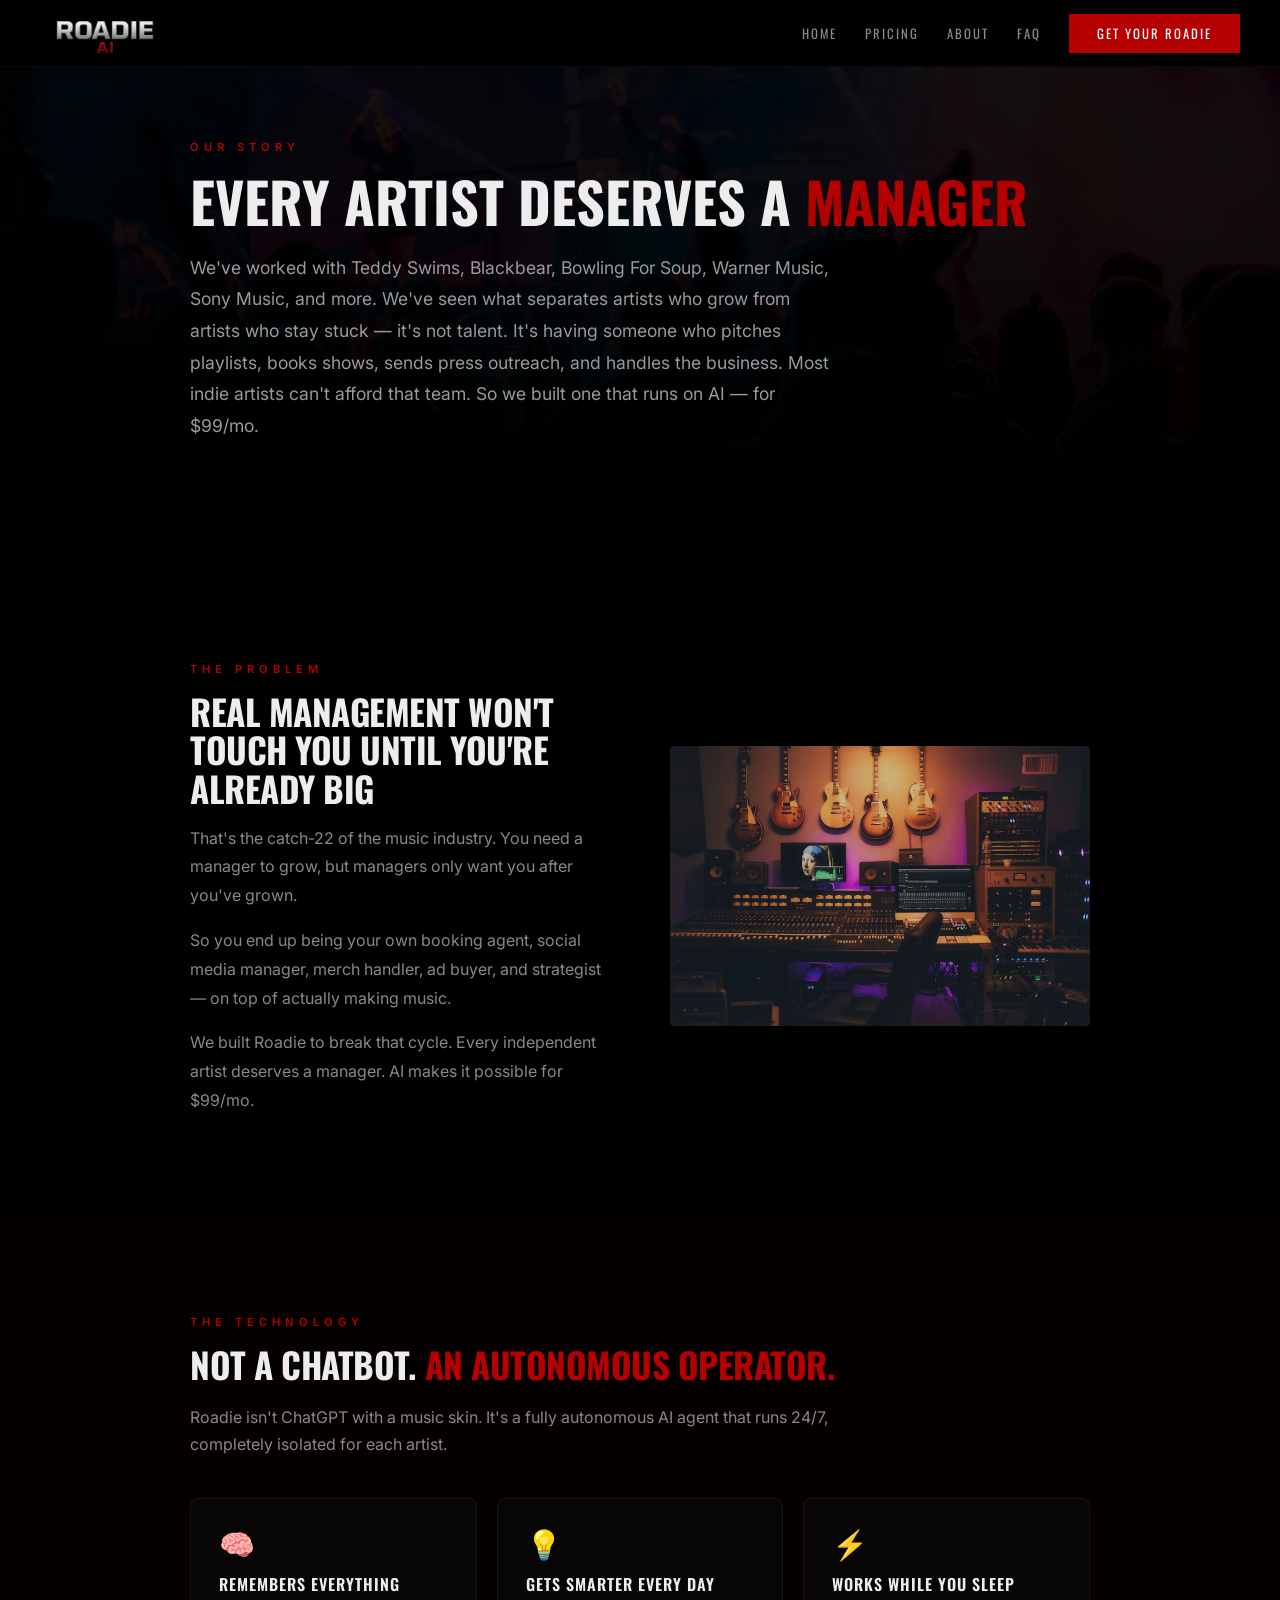
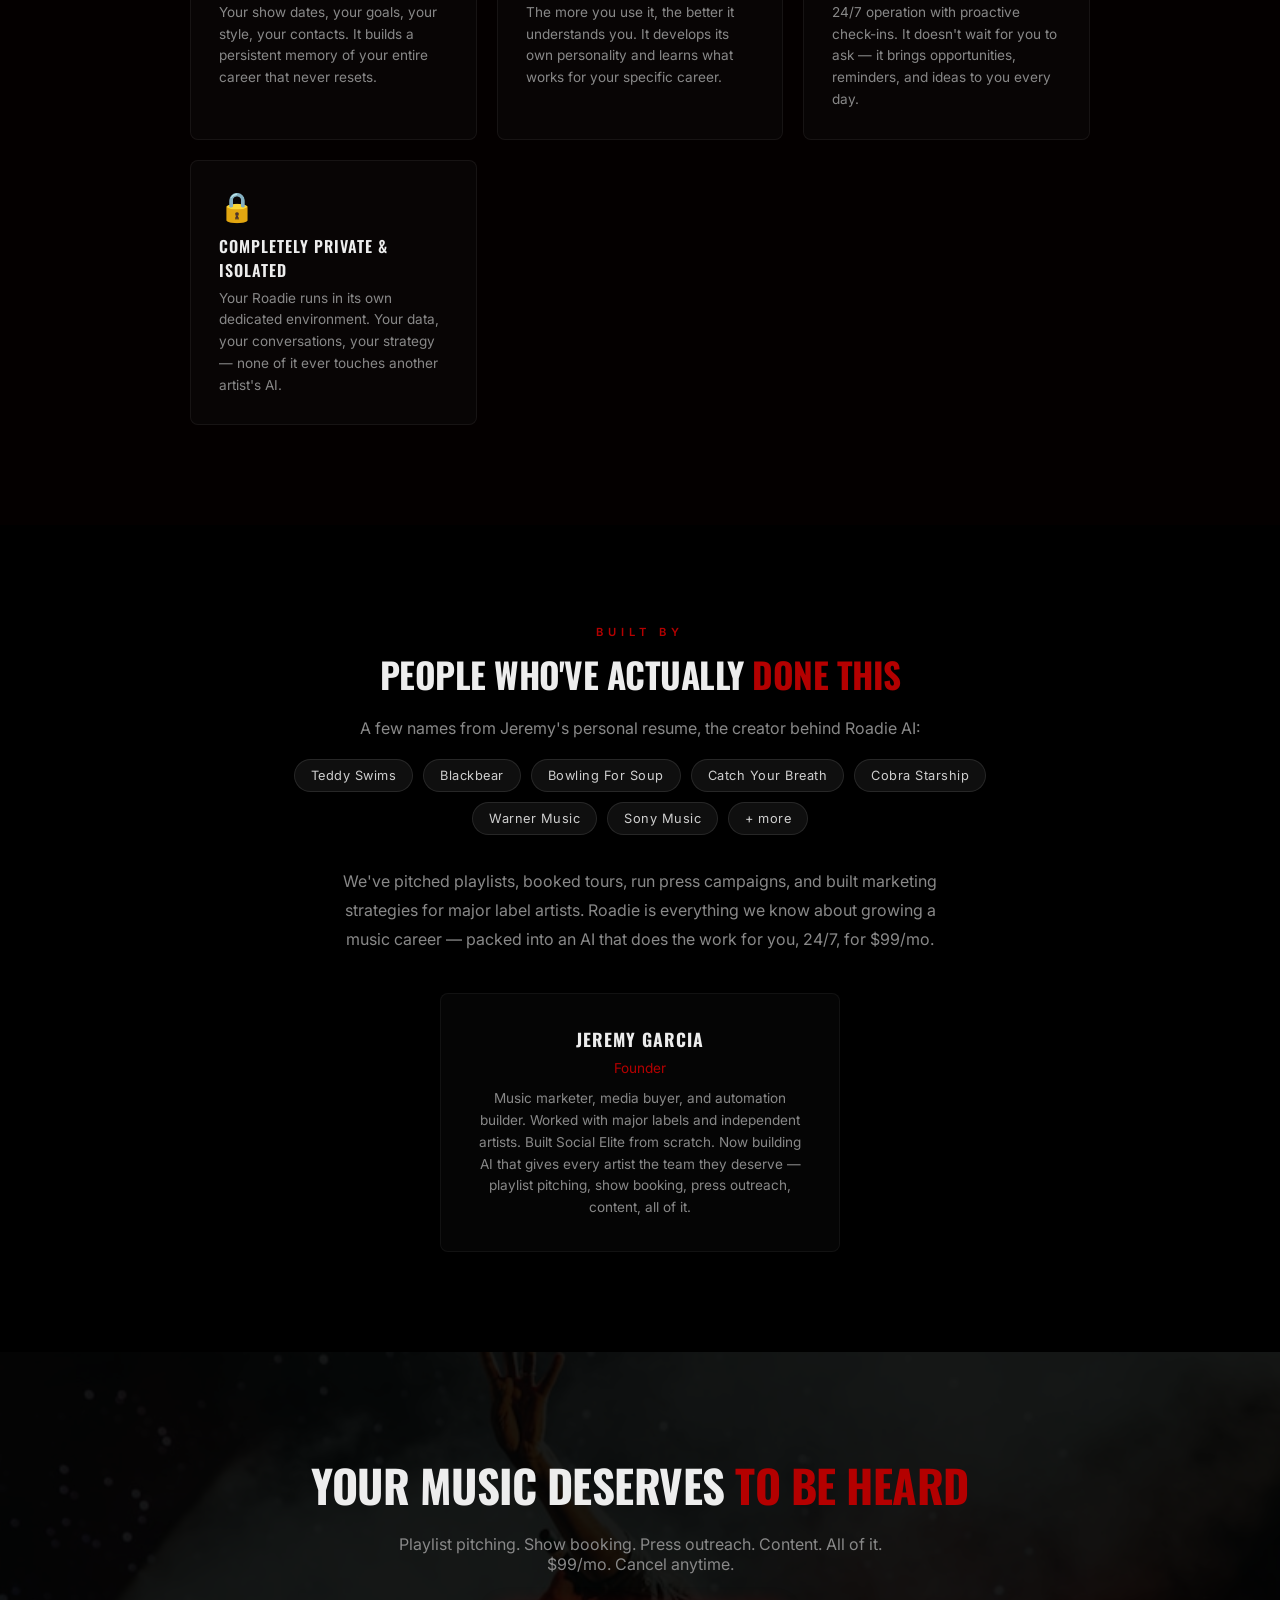
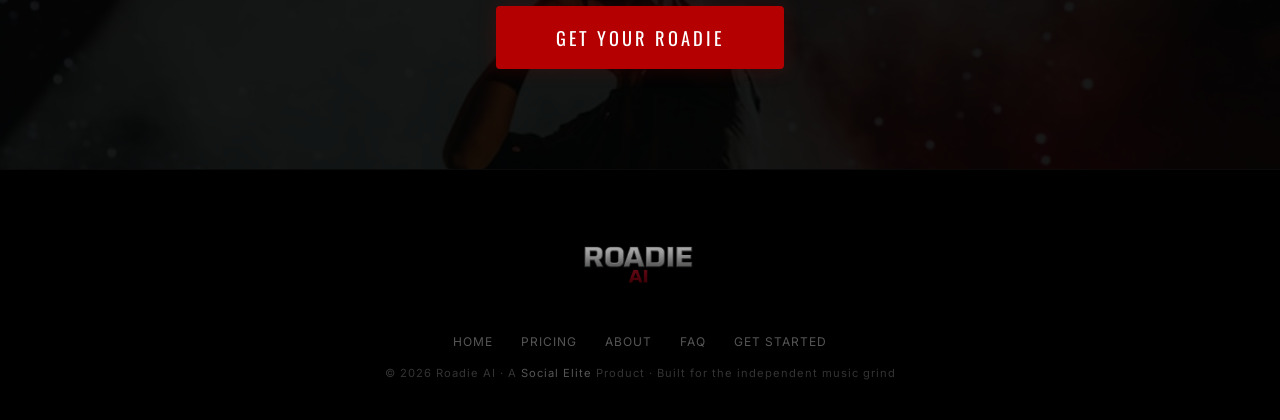
<file: about.html>
<!DOCTYPE html>
<html lang="en">
<head>
    <meta charset="UTF-8">
    <meta name="viewport" content="width=device-width, initial-scale=1.0">
    <title>About — Roadie AI</title>
    <meta name="description" content="Built by Social Elite Marketing Group. Jeremy has worked with Teddy Swims, Blackbear, Bowling For Soup, Warner Music, Sony Music, and more. Every artist deserves a manager. AI makes it possible for $99/mo.">
    <meta property="og:title" content="About — Roadie AI">
    <meta property="og:description" content="From the team behind campaigns for major labels and artists. Now every artist gets a manager for $99/mo.">
    <link rel="stylesheet" href="styles.css">
</head>
<body>
    <nav>
        <div class="nav-brand">
            <a href="index.html" class="nav-logo"><img src="roadie-nav-logo.png" alt="Roadie AI" style="height: 90px; width: auto; margin: -22px 0;"></a>
        </div>
        <button class="nav-toggle" onclick="document.querySelector('.nav-links').classList.toggle('open')">
            <span></span><span></span><span></span>
        </button>
        <div class="nav-links">
            <a href="index.html">Home</a>
            <a href="pricing.html">Pricing</a>
            <a href="about.html">About</a>
            <a href="faq.html">FAQ</a>
            <a href="purchase.html" class="nav-cta">Get Your Roadie</a>
        </div>
    </nav>

    <!-- HERO -->
    <section style="padding: 140px 20px 80px; position: relative;">
        <div style="position: absolute; top: 0; left: 0; width: 100%; height: 100%; background: url('crowd.jpg') center/cover no-repeat; filter: brightness(0.08); z-index: 0;"></div>
        <div style="position: absolute; bottom: 0; left: 0; width: 100%; height: 60%; background: linear-gradient(to top, var(--dark), transparent); z-index: 1;"></div>
        <div class="section-inner" style="position: relative; z-index: 2;">
            <p class="section-tag">Our Story</p>
            <h1 style="font-family: 'Oswald', sans-serif; font-size: clamp(2rem, 5vw, 3.5rem); font-weight: 800; text-transform: uppercase; margin-bottom: 20px; line-height: 1.1;">
                Every Artist Deserves a <span style="color: var(--red);">Manager</span>
            </h1>
            <p style="font-size: 1.1rem; color: rgba(255,255,255,0.6); line-height: 1.8; max-width: 650px;">We've worked with Teddy Swims, Blackbear, Bowling For Soup, Warner Music, Sony Music, and more. We've seen what separates artists who grow from artists who stay stuck — it's not talent. It's having someone who pitches playlists, books shows, sends press outreach, and handles the business. Most indie artists can't afford that team. So we built one that runs on AI — for $99/mo.</p>
        </div>
    </section>

    <!-- THE PROBLEM -->
    <section class="section">
        <div class="section-inner">
            <div class="two-col">
                <div>
                    <p class="section-tag">The Problem</p>
                    <h2 style="font-family: 'Oswald', sans-serif; font-size: clamp(1.6rem, 3vw, 2.2rem); font-weight: 700; text-transform: uppercase; margin-bottom: 16px;">Real Management Won't Touch You Until You're Already Big</h2>
                    <p style="color: var(--gray); line-height: 1.8; margin-bottom: 16px;">That's the catch-22 of the music industry. You need a manager to grow, but managers only want you after you've grown.</p>
                    <p style="color: var(--gray); line-height: 1.8; margin-bottom: 16px;">So you end up being your own booking agent, social media manager, merch handler, ad buyer, and strategist — on top of actually making music.</p>
                    <p style="color: var(--gray); line-height: 1.8;">We built Roadie to break that cycle. Every independent artist deserves a manager. AI makes it possible for $99/mo.</p>
                </div>
                <div>
                    <img src="studio.jpg" alt="Studio" style="width: 100%; border-radius: 4px; filter: brightness(0.8);">
                </div>
            </div>
        </div>
    </section>

    <!-- NOT A CHATBOT -->
    <section class="section" style="background: rgba(180,0,0,0.02);">
        <div class="section-inner">
            <p class="section-tag">The Technology</p>
            <h2 style="font-family: 'Oswald', sans-serif; font-size: clamp(1.6rem, 3vw, 2.2rem); font-weight: 700; text-transform: uppercase; margin-bottom: 20px;">Not a Chatbot. <span style="color: var(--red);">An Autonomous Operator.</span></h2>
            <p class="section-subtitle">Roadie isn't ChatGPT with a music skin. It's a fully autonomous AI agent that runs 24/7, completely isolated for each artist.</p>

            <div style="display: grid; grid-template-columns: repeat(auto-fit, minmax(250px, 1fr)); gap: 20px; margin-top: 32px;" class="about-grid">
                <div class="feature">
                    <div class="feature-icon">&#129504;</div>
                    <h3>Remembers Everything</h3>
                    <p>Your show dates, your goals, your style, your contacts. It builds a persistent memory of your entire career that never resets.</p>
                </div>
                <div class="feature">
                    <div class="feature-icon">&#128161;</div>
                    <h3>Gets Smarter Every Day</h3>
                    <p>The more you use it, the better it understands you. It develops its own personality and learns what works for your specific career.</p>
                </div>
                <div class="feature">
                    <div class="feature-icon">&#9889;</div>
                    <h3>Works While You Sleep</h3>
                    <p>24/7 operation with proactive check-ins. It doesn't wait for you to ask — it brings opportunities, reminders, and ideas to you every day.</p>
                </div>
                <div class="feature">
                    <div class="feature-icon">&#128274;</div>
                    <h3>Completely Private & Isolated</h3>
                    <p>Your Roadie runs in its own dedicated environment. Your data, your conversations, your strategy — none of it ever touches another artist's AI.</p>
                </div>
            </div>
        </div>
    </section>

    <!-- BUILT BY -->
    <section class="section">
        <div class="section-inner" style="text-align: center;">
            <p class="section-tag">Built By</p>
            <h2 style="font-family: 'Oswald', sans-serif; font-size: clamp(1.6rem, 3vw, 2.2rem); font-weight: 700; text-transform: uppercase; margin-bottom: 20px;">People Who've Actually <span style="color: var(--red);">Done This</span></h2>
            <p style="color: var(--gray); line-height: 1.8; max-width: 600px; margin: 0 auto 16px;">A few names from Jeremy's personal resume, the creator behind Roadie AI:</p>
            <div style="display: flex; flex-wrap: wrap; justify-content: center; gap: 10px; max-width: 700px; margin: 0 auto 32px;">
                <span class="artist-pill">Teddy Swims</span>
                <span class="artist-pill">Blackbear</span>
                <span class="artist-pill">Bowling For Soup</span>
                <span class="artist-pill">Catch Your Breath</span>
                <span class="artist-pill">Cobra Starship</span>
                <span class="artist-pill">Warner Music</span>
                <span class="artist-pill">Sony Music</span>
                <span class="artist-pill">+ more</span>
            </div>
            <p style="color: var(--gray); line-height: 1.8; max-width: 600px; margin: 0 auto 32px;">We've pitched playlists, booked tours, run press campaigns, and built marketing strategies for major label artists. Roadie is everything we know about growing a music career — packed into an AI that does the work for you, 24/7, for $99/mo.</p>

            <div style="background: rgba(255,255,255,0.02); border: 1px solid rgba(255,255,255,0.05); border-radius: 8px; padding: 32px; max-width: 400px; margin: 40px auto 0;">
                <h3 style="font-family: 'Oswald', sans-serif; font-size: 1.1rem; text-transform: uppercase; letter-spacing: 1px; margin-bottom: 8px;">Jeremy Garcia</h3>
                <p style="font-size: 0.85rem; color: var(--red); margin-bottom: 12px;">Founder</p>
                <p style="font-size: 0.85rem; color: var(--gray); line-height: 1.6;">Music marketer, media buyer, and automation builder. Worked with major labels and independent artists. Built Social Elite from scratch. Now building AI that gives every artist the team they deserve — playlist pitching, show booking, press outreach, content, all of it.</p>
            </div>
        </div>
    </section>

    <!-- CTA -->
    <section class="cta-section">
        <div class="cta-content">
            <h2 style="font-family: 'Oswald', sans-serif; font-size: clamp(1.8rem, 4vw, 2.8rem); font-weight: 800; text-transform: uppercase; margin-bottom: 16px;">Your Music Deserves <span style="color: var(--red);">To Be Heard</span></h2>
            <p>Playlist pitching. Show booking. Press outreach. Content. All of it. $99/mo. Cancel anytime.</p>
            <a href="purchase.html" class="btn-primary">Get Your Roadie</a>
        </div>
    </section>

    <script src="reveal.js"></script>

    <!-- FOOTER -->
    <footer>
        <div style="text-align: center; margin-bottom: 16px;"><img src="roadie-hero-logo.png" alt="Roadie AI" style="height: 100px; width: auto; opacity: 0.7;"></div>
        <div class="footer-links">
            <a href="index.html">Home</a>
            <a href="pricing.html">Pricing</a>
            <a href="about.html">About</a>
            <a href="faq.html">FAQ</a>
            <a href="purchase.html">Get Started</a>
        </div>
        <p>&copy; 2026 Roadie AI &middot; A <a href="https://socialelitemarketinggroup.com">Social Elite</a> Product &middot; Built for the independent music grind</p>
    </footer>
</body>
</html>
</file>
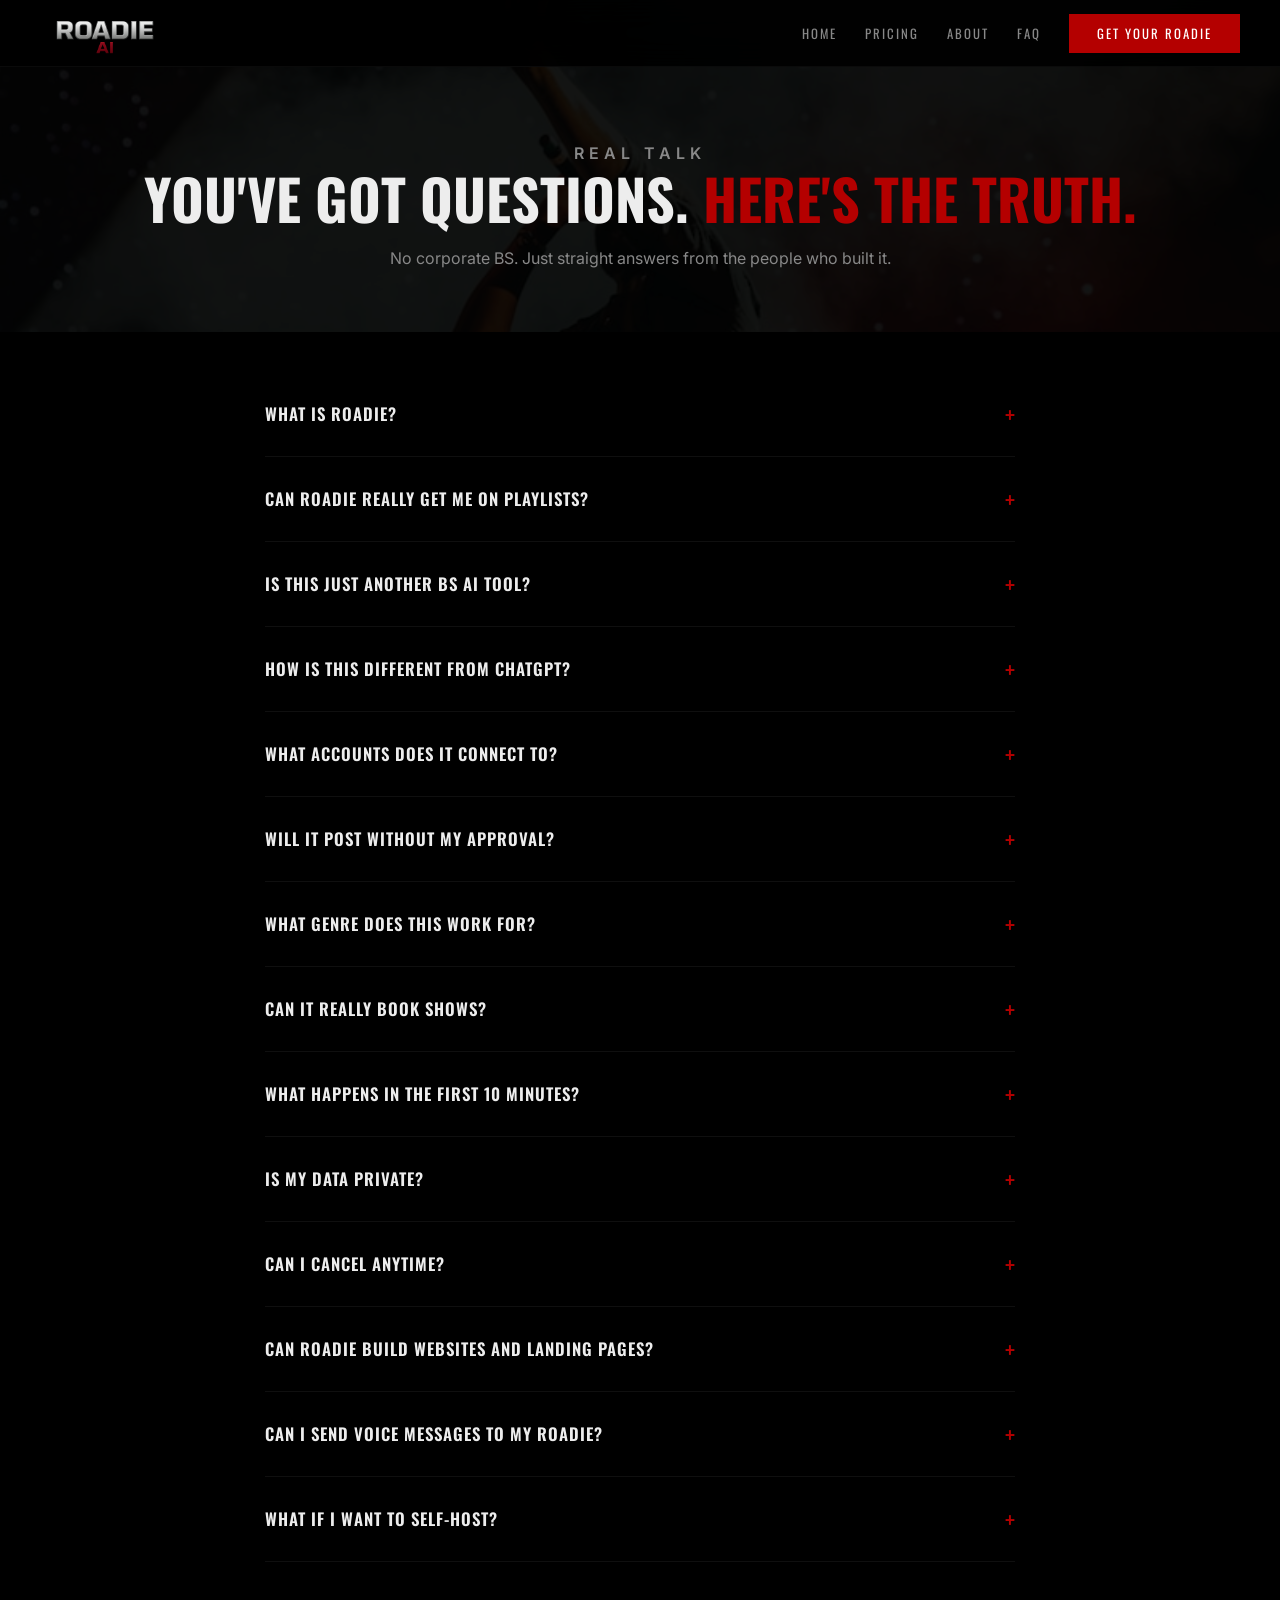
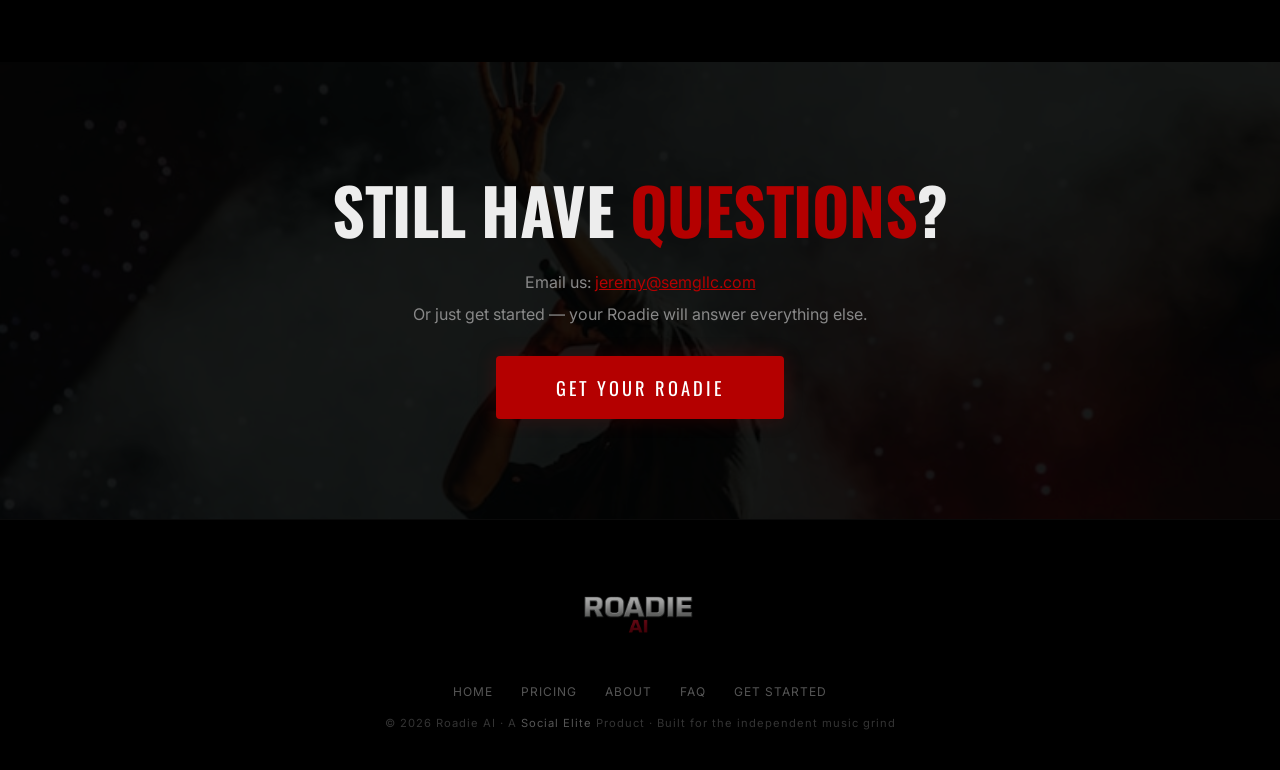
<file: faq.html>
<!DOCTYPE html>
<html lang="en">
<head>
    <meta charset="UTF-8">
    <meta name="viewport" content="width=device-width, initial-scale=1.0">
    <title>FAQ — Roadie AI</title>
    <meta name="description" content="Everything you need to know about Roadie AI — your autonomous AI artist manager. $99/mo. Everything included.">
    <meta property="og:title" content="FAQ — Roadie AI">
    <meta property="og:description" content="Common questions about Roadie AI answered. How it works, pricing, privacy, and more.">
    <link rel="stylesheet" href="styles.css">
</head>
<body>
    <nav>
        <div class="nav-brand">
            <a href="index.html" class="nav-logo"><img src="roadie-nav-logo.png" alt="Roadie AI" style="height: 90px; width: auto; margin: -22px 0;"></a>
        </div>
        <button class="nav-toggle" onclick="document.querySelector('.nav-links').classList.toggle('open')">
            <span></span><span></span><span></span>
        </button>
        <div class="nav-links">
            <a href="index.html">Home</a>
            <a href="pricing.html">Pricing</a>
            <a href="about.html">About</a>
            <a href="faq.html">FAQ</a>
            <a href="purchase.html" class="nav-cta">Get Your Roadie</a>
        </div>
    </nav>

    <!-- HERO -->
    <section class="page-hero">
        <div class="page-hero-content">
            <p class="section-tag">Real Talk</p>
            <h1>You've Got Questions. <span>Here's The Truth.</span></h1>
            <p>No corporate BS. Just straight answers from the people who built it.</p>
        </div>
    </section>

    <!-- FAQ -->
    <section class="section" style="padding-top: 20px;">
        <div style="max-width: 750px; margin: 0 auto;">
            <div class="faq-accordion">

                <div class="faq-acc-item">
                    <div class="faq-acc-q" onclick="this.parentElement.classList.toggle('open')">
                        <span>What is Roadie?</span>
                        <span class="faq-arrow">+</span>
                    </div>
                    <div class="faq-acc-a">
                        <p>An AI artist manager that actually does the work. Pitches playlists. Sends emails. Books shows. Posts content. Handles press outreach. Plans your releases. Tracks your money. Checks in every morning. Lives on Telegram. Runs 24/7. Not a chatbot. Not a dashboard. An operator.</p>
                    </div>
                </div>

                <div class="faq-acc-item">
                    <div class="faq-acc-q" onclick="this.parentElement.classList.toggle('open')">
                        <span>Can Roadie really get me on playlists?</span>
                        <span class="faq-arrow">+</span>
                    </div>
                    <div class="faq-acc-a">
                        <p>Yes. Roadie finds real curators who actually playlist your specific genre, writes personalized pitches (not copy-paste templates), and submits your music directly. This isn't SubmitHub. This is targeted, professional outreach — the same approach labels use. Most artists see their first playlist add within 2 weeks.</p>
                    </div>
                </div>

                <div class="faq-acc-item">
                    <div class="faq-acc-q" onclick="this.parentElement.classList.toggle('open')">
                        <span>Is this just another BS AI tool?</span>
                        <span class="faq-arrow">+</span>
                    </div>
                    <div class="faq-acc-a">
                        <p>Fair question. Every other "AI music tool" is a chatbot or dashboard that gives you more homework. Roadie is fundamentally different — it connects to your actual accounts and does the work. It sends real emails from your Gmail. It posts real content to your socials. It pitches real curators. If it doesn't deliver, cancel anytime. No contracts. No risk.</p>
                    </div>
                </div>

                <div class="faq-acc-item">
                    <div class="faq-acc-q" onclick="this.parentElement.classList.toggle('open')">
                        <span>How is this different from ChatGPT?</span>
                        <span class="faq-arrow">+</span>
                    </div>
                    <div class="faq-acc-a">
                        <p>ChatGPT forgets you exist every session and can't actually do anything. Roadie has persistent memory of your career, connects to your real accounts (Gmail, Spotify, Instagram, TikTok, Calendar), checks in every morning, and executes — sends real emails, posts real content, pitches real curators. ChatGPT gives advice. Roadie does the work.</p>
                    </div>
                </div>

                <div class="faq-acc-item">
                    <div class="faq-acc-q" onclick="this.parentElement.classList.toggle('open')">
                        <span>What accounts does it connect to?</span>
                        <span class="faq-arrow">+</span>
                    </div>
                    <div class="faq-acc-a">
                        <p>Gmail (sends and manages emails on your behalf), Spotify (pulls your streaming data and analytics), Instagram and TikTok (creates and posts content), and Google Calendar (manages your schedule, show dates, and deadlines). You authorize each connection — Roadie walks you through it in 5 minutes.</p>
                    </div>
                </div>

                <div class="faq-acc-item">
                    <div class="faq-acc-q" onclick="this.parentElement.classList.toggle('open')">
                        <span>Will it post without my approval?</span>
                        <span class="faq-arrow">+</span>
                    </div>
                    <div class="faq-acc-a">
                        <p>Never. You approve everything before it goes out. Roadie drafts, you confirm. It's your manager, not a rogue agent.</p>
                    </div>
                </div>

                <div class="faq-acc-item">
                    <div class="faq-acc-q" onclick="this.parentElement.classList.toggle('open')">
                        <span>What genre does this work for?</span>
                        <span class="faq-arrow">+</span>
                    </div>
                    <div class="faq-acc-a">
                        <p>All of them. Hip-hop, indie rock, country, R&B, pop, metal, electronic, Latin — doesn't matter. Roadie researches curators, venues, blogs, and press contacts specific to your genre. Everything is customized to your sound and your market. No genre limitation.</p>
                    </div>
                </div>

                <div class="faq-acc-item">
                    <div class="faq-acc-q" onclick="this.parentElement.classList.toggle('open')">
                        <span>Can it really book shows?</span>
                        <span class="faq-arrow">+</span>
                    </div>
                    <div class="faq-acc-a">
                        <p>Yes. Roadie researches real venues in your area that actually book your genre, drafts professional outreach emails, sends them from your Gmail, follows up automatically, and manages your calendar. You review and approve everything before it goes out.</p>
                    </div>
                </div>

                <div class="faq-acc-item">
                    <div class="faq-acc-q" onclick="this.parentElement.classList.toggle('open')">
                        <span>What happens in the first 10 minutes?</span>
                        <span class="faq-arrow">+</span>
                    </div>
                    <div class="faq-acc-a">
                        <p>50 playlist curators found and pitched. A complete release strategy for your next drop. A 7-day content calendar with captions written. 5 real venues researched with outreach emails drafted. A full Spotify deep dive with growth opportunities. Your EPK built and live. All within 10 minutes of connecting your accounts.</p>
                    </div>
                </div>

                <div class="faq-acc-item">
                    <div class="faq-acc-q" onclick="this.parentElement.classList.toggle('open')">
                        <span>Is my data private?</span>
                        <span class="faq-arrow">+</span>
                    </div>
                    <div class="faq-acc-a">
                        <p>100% isolated. Your Roadie runs in its own dedicated environment with its own memory. No other artist's AI can see your data. Your conversations, your music, your strategy — it's all yours. We never share or sell your information.</p>
                    </div>
                </div>

                <div class="faq-acc-item">
                    <div class="faq-acc-q" onclick="this.parentElement.classList.toggle('open')">
                        <span>Can I cancel anytime?</span>
                        <span class="faq-arrow">+</span>
                    </div>
                    <div class="faq-acc-a">
                        <p>Yes. No contracts. Cancel anytime. Your Roadie stays active until the end of your billing period. You keep all your data. We want you to stay because Roadie works, not because you're locked in.</p>
                    </div>
                </div>

                <div class="faq-acc-item">
                    <div class="faq-acc-q" onclick="this.parentElement.classList.toggle('open')">
                        <span>Can Roadie build websites and landing pages?</span>
                        <span class="faq-arrow">+</span>
                    </div>
                    <div class="faq-acc-a">
                        <p>Yes — included. Roadie has full coding ability built in. It can build websites, landing pages, electronic press kits, automate workflows, and create custom tools for your career. No extra charge. Think of it as having a developer on staff.</p>
                    </div>
                </div>

                <div class="faq-acc-item">
                    <div class="faq-acc-q" onclick="this.parentElement.classList.toggle('open')">
                        <span>Can I send voice messages to my Roadie?</span>
                        <span class="faq-arrow">+</span>
                    </div>
                    <div class="faq-acc-a">
                        <p>Yes — included. Send and receive voice messages on Telegram with a branded AI voice. Talk to your manager like you'd talk to a real person — hands-free, on the go, while you're driving to a gig or in the studio. No extra charge.</p>
                    </div>
                </div>

                <div class="faq-acc-item">
                    <div class="faq-acc-q" onclick="this.parentElement.classList.toggle('open')">
                        <span>What if I want to self-host?</span>
                        <span class="faq-arrow">+</span>
                    </div>
                    <div class="faq-acc-a">
                        <p>We offer a local install for $997 one-time. We set up Roadie directly on your Mac or PC. Same features, same everything — it just runs on your machine. No monthly fees after that. Your data stays 100% on your hardware. Perfect for labels or privacy-focused artists who want full control.</p>
                    </div>
                </div>

            </div>
        </div>
    </section>

    <!-- CTA -->
    <section class="cta-section">
        <div class="cta-content">
            <h2>Still Have <span>Questions</span>?</h2>
            <p style="margin-bottom: 12px;">Email us: <a href="mailto:jeremy@semgllc.com" style="color: var(--red);">jeremy@semgllc.com</a></p>
            <p>Or just get started — your Roadie will answer everything else.</p>
            <a href="purchase.html" class="btn-primary">Get Your Roadie</a>
        </div>
    </section>

    <script src="reveal.js"></script>

    <!-- FOOTER -->
    <footer>
        <div style="text-align: center; margin-bottom: 16px;"><img src="roadie-hero-logo.png" alt="Roadie AI" style="height: 100px; width: auto; opacity: 0.7;"></div>
        <div class="footer-links">
            <a href="index.html">Home</a>
            <a href="pricing.html">Pricing</a>
            <a href="about.html">About</a>
            <a href="faq.html">FAQ</a>
            <a href="purchase.html">Get Started</a>
        </div>
        <p>&copy; 2026 Roadie AI &middot; A <a href="https://socialelitemarketinggroup.com">Social Elite</a> Product &middot; Built for the independent music grind</p>
    </footer>
</body>
</html>
</file>
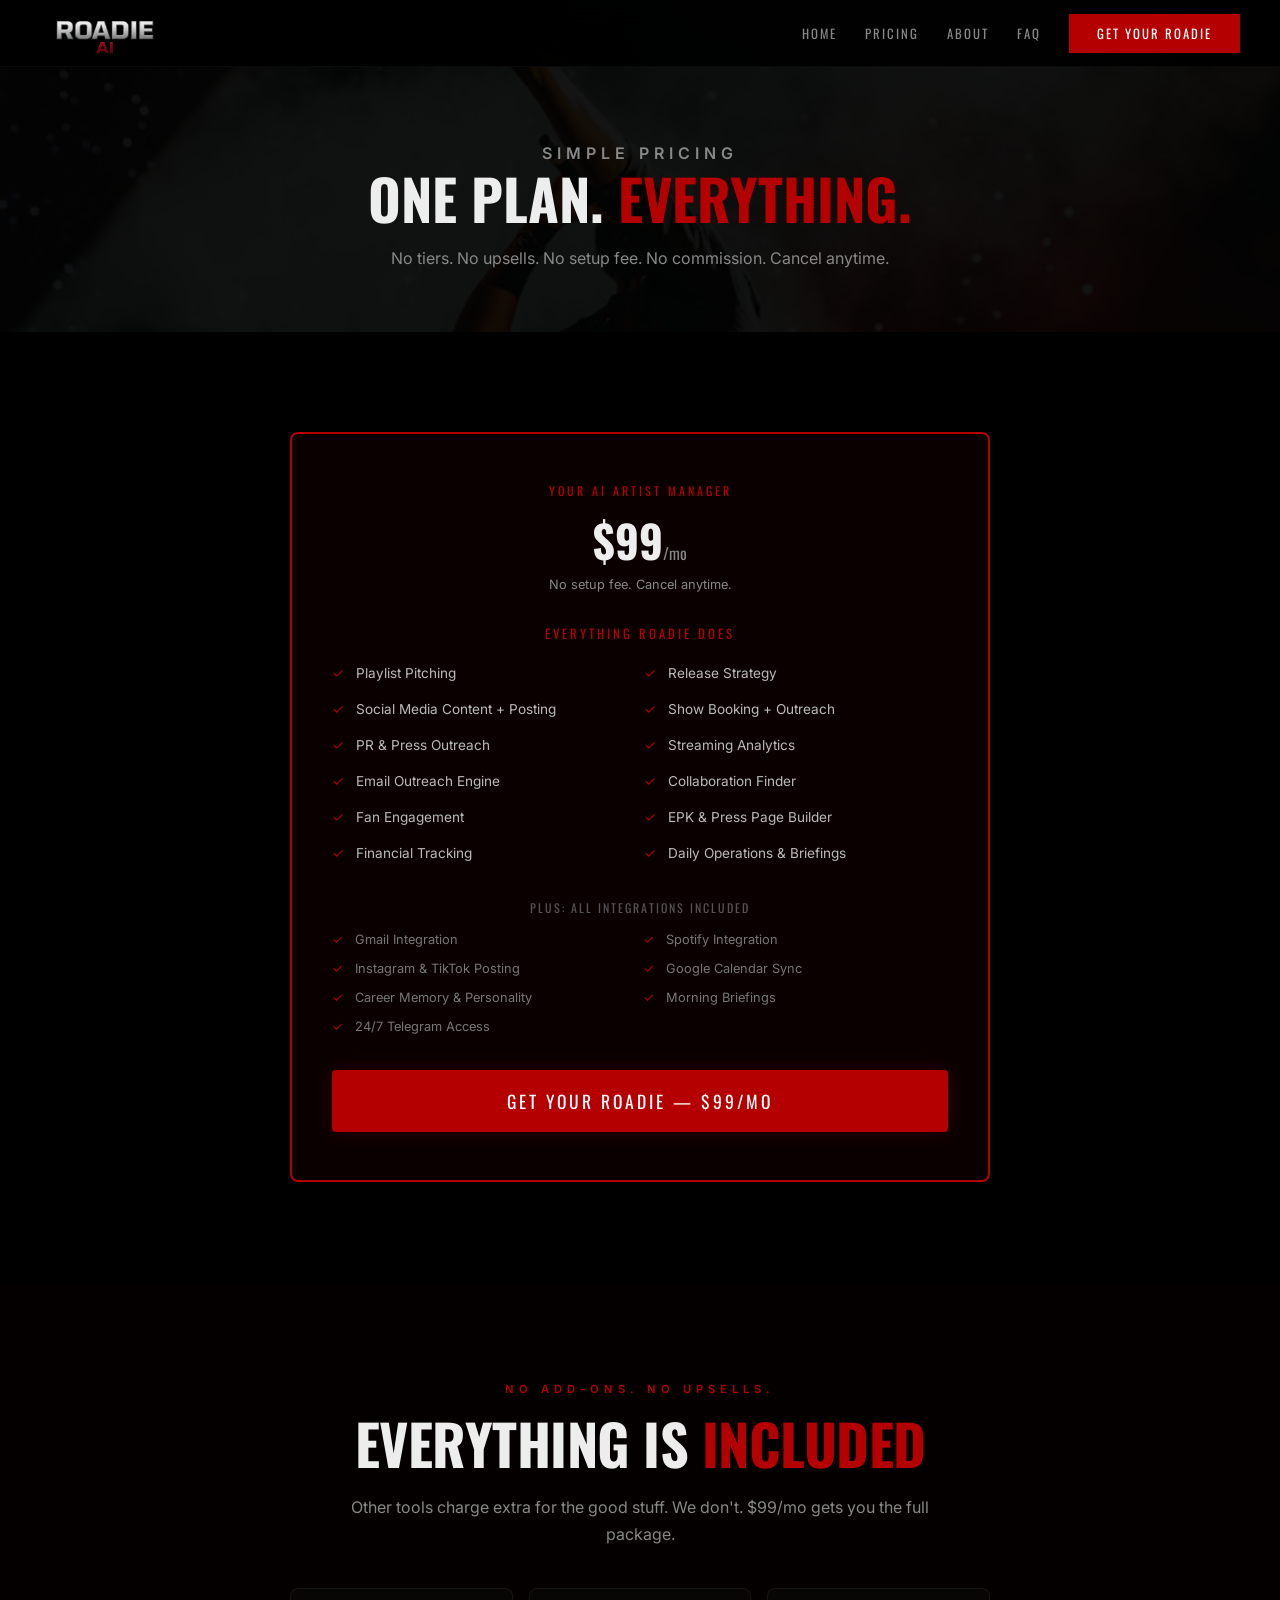
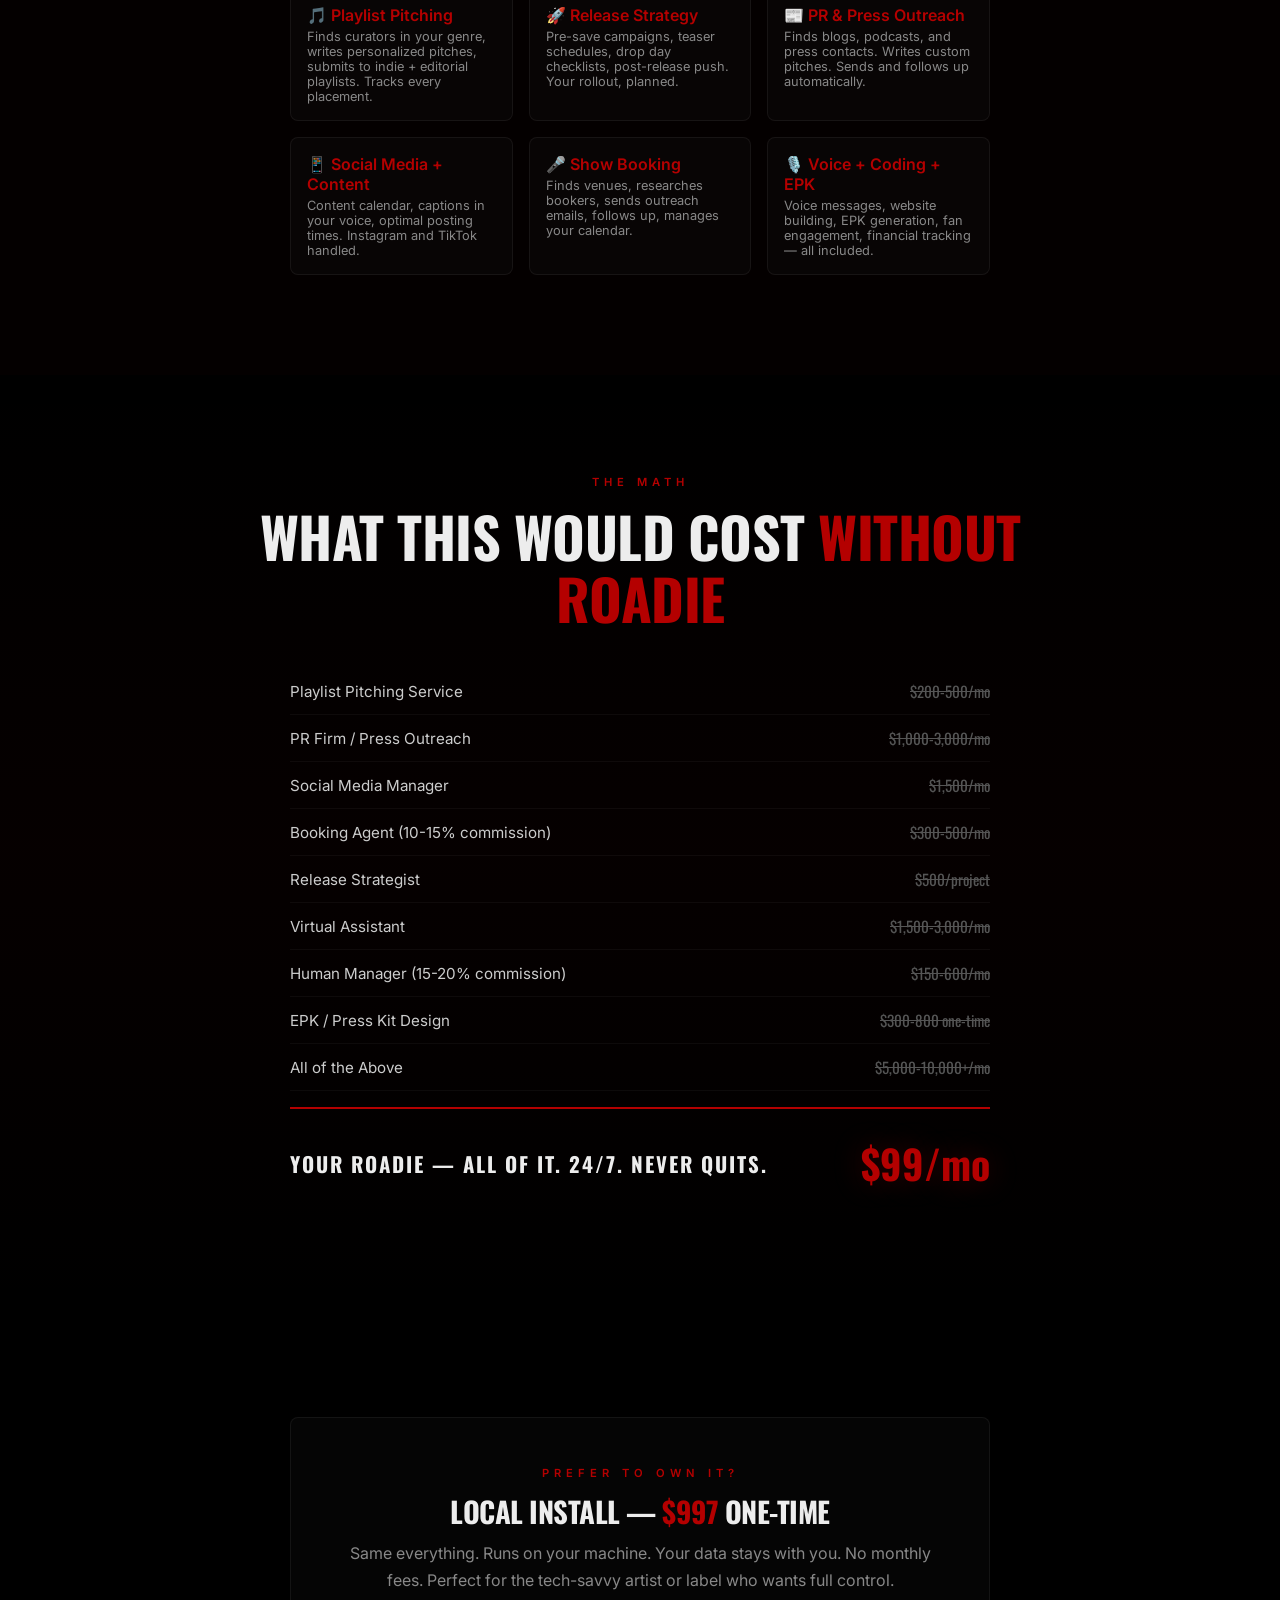
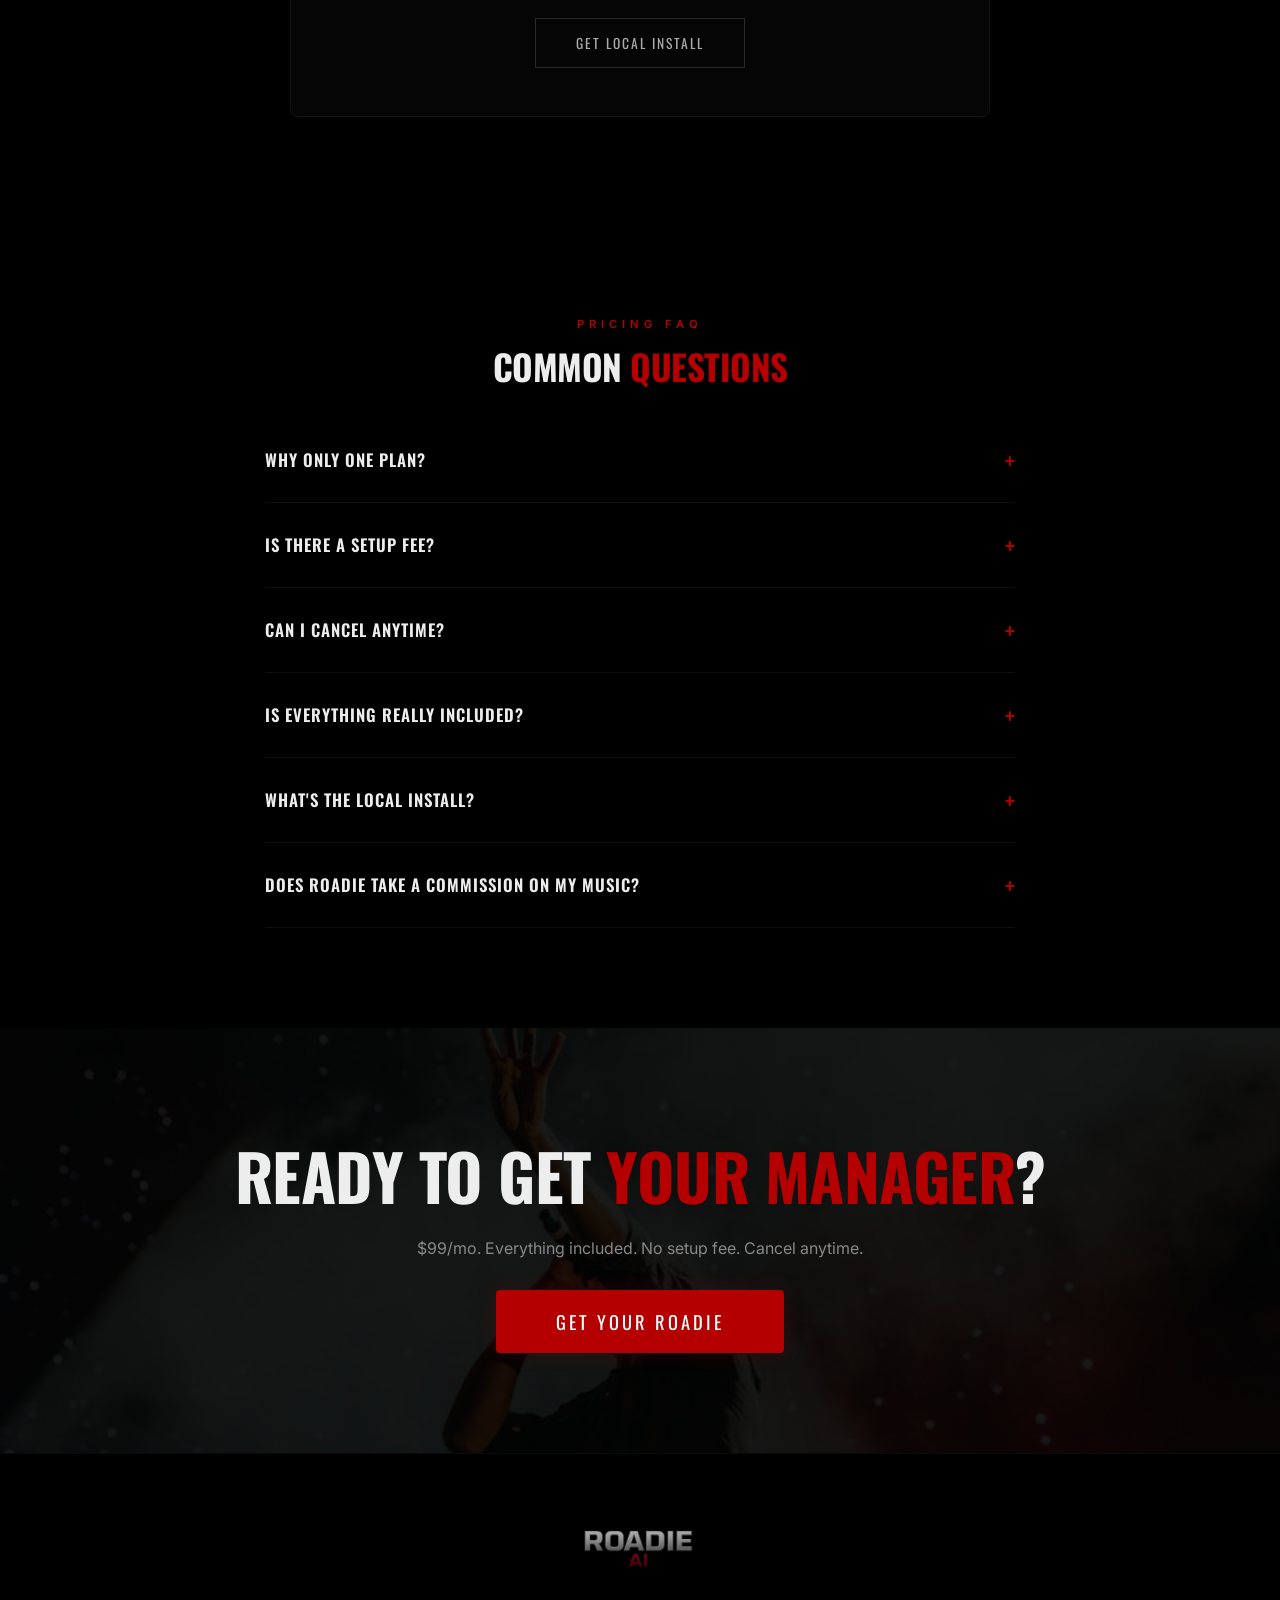
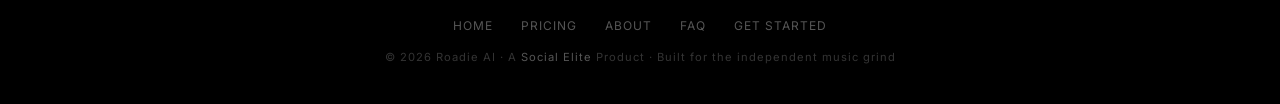
<file: pricing.html>
<!DOCTYPE html>
<html lang="en">
<head>
    <meta charset="UTF-8">
    <meta name="viewport" content="width=device-width, initial-scale=1.0">
    <title>Pricing — Roadie AI</title>
    <meta name="description" content="$99/mo. Everything included. Your AI artist manager that sends emails, posts content, books shows, and works 24/7. No setup fee. Cancel anytime.">
    <meta property="og:title" content="Pricing — Roadie AI">
    <meta property="og:description" content="One plan. $99/mo. Everything included. No setup fee. Cancel anytime.">
    <link rel="stylesheet" href="styles.css">
</head>
<body>
    <nav>
        <div class="nav-brand">
            <a href="index.html" class="nav-logo"><img src="roadie-nav-logo.png" alt="Roadie AI" style="height: 90px; width: auto; margin: -22px 0;"></a>
        </div>
        <button class="nav-toggle" onclick="document.querySelector('.nav-links').classList.toggle('open')">
            <span></span><span></span><span></span>
        </button>
        <div class="nav-links">
            <a href="index.html">Home</a>
            <a href="pricing.html">Pricing</a>
            <a href="about.html">About</a>
            <a href="faq.html">FAQ</a>
            <a href="purchase.html" class="nav-cta">Get Your Roadie</a>
        </div>
    </nav>

    <!-- HERO -->
    <section class="page-hero">
        <div class="page-hero-content">
            <p class="section-tag">Simple Pricing</p>
            <h1>One Plan. <span>Everything.</span></h1>
            <p>No tiers. No upsells. No setup fee. No commission. Cancel anytime.</p>
        </div>
    </section>

    <!-- SINGLE PLAN -->
    <section class="section">
        <div style="max-width: 700px; margin: 0 auto; text-align: center;">
            <div class="price-card featured" style="transform: none; padding: 48px 40px;">
                <div class="tier-name" style="color: var(--red);">Your AI Artist Manager</div>
                <div class="tier-price">$99<span style="font-size: 1rem; font-weight: 400; color: var(--gray);">/mo</span></div>
                <div class="tier-note">No setup fee. Cancel anytime.</div>

                <p style="font-family: 'Oswald', sans-serif; font-size: 0.8rem; letter-spacing: 3px; text-transform: uppercase; color: var(--red); margin: 32px 0 16px;">Everything Roadie Does</p>

                <div style="display: grid; grid-template-columns: 1fr 1fr; gap: 8px; text-align: left; margin-bottom: 32px;">
                    <div style="padding: 6px 0; font-size: 0.85rem; color: #bbb;"><span style="color: var(--red); margin-right: 8px;">&#10003;</span> Playlist Pitching</div>
                    <div style="padding: 6px 0; font-size: 0.85rem; color: #bbb;"><span style="color: var(--red); margin-right: 8px;">&#10003;</span> Release Strategy</div>
                    <div style="padding: 6px 0; font-size: 0.85rem; color: #bbb;"><span style="color: var(--red); margin-right: 8px;">&#10003;</span> Social Media Content + Posting</div>
                    <div style="padding: 6px 0; font-size: 0.85rem; color: #bbb;"><span style="color: var(--red); margin-right: 8px;">&#10003;</span> Show Booking + Outreach</div>
                    <div style="padding: 6px 0; font-size: 0.85rem; color: #bbb;"><span style="color: var(--red); margin-right: 8px;">&#10003;</span> PR &amp; Press Outreach</div>
                    <div style="padding: 6px 0; font-size: 0.85rem; color: #bbb;"><span style="color: var(--red); margin-right: 8px;">&#10003;</span> Streaming Analytics</div>
                    <div style="padding: 6px 0; font-size: 0.85rem; color: #bbb;"><span style="color: var(--red); margin-right: 8px;">&#10003;</span> Email Outreach Engine</div>
                    <div style="padding: 6px 0; font-size: 0.85rem; color: #bbb;"><span style="color: var(--red); margin-right: 8px;">&#10003;</span> Collaboration Finder</div>
                    <div style="padding: 6px 0; font-size: 0.85rem; color: #bbb;"><span style="color: var(--red); margin-right: 8px;">&#10003;</span> Fan Engagement</div>
                    <div style="padding: 6px 0; font-size: 0.85rem; color: #bbb;"><span style="color: var(--red); margin-right: 8px;">&#10003;</span> EPK &amp; Press Page Builder</div>
                    <div style="padding: 6px 0; font-size: 0.85rem; color: #bbb;"><span style="color: var(--red); margin-right: 8px;">&#10003;</span> Financial Tracking</div>
                    <div style="padding: 6px 0; font-size: 0.85rem; color: #bbb;"><span style="color: var(--red); margin-right: 8px;">&#10003;</span> Daily Operations &amp; Briefings</div>
                </div>

                <p style="font-family: 'Oswald', sans-serif; font-size: 0.75rem; letter-spacing: 2px; text-transform: uppercase; color: #555; margin-bottom: 12px;">Plus: All Integrations Included</p>
                <div style="display: grid; grid-template-columns: 1fr 1fr; gap: 6px; text-align: left; margin-bottom: 32px;">
                    <div style="padding: 4px 0; font-size: 0.8rem; color: #777;"><span style="color: var(--red); margin-right: 8px;">&#10003;</span> Gmail Integration</div>
                    <div style="padding: 4px 0; font-size: 0.8rem; color: #777;"><span style="color: var(--red); margin-right: 8px;">&#10003;</span> Spotify Integration</div>
                    <div style="padding: 4px 0; font-size: 0.8rem; color: #777;"><span style="color: var(--red); margin-right: 8px;">&#10003;</span> Instagram & TikTok Posting</div>
                    <div style="padding: 4px 0; font-size: 0.8rem; color: #777;"><span style="color: var(--red); margin-right: 8px;">&#10003;</span> Google Calendar Sync</div>
                    <div style="padding: 4px 0; font-size: 0.8rem; color: #777;"><span style="color: var(--red); margin-right: 8px;">&#10003;</span> Career Memory & Personality</div>
                    <div style="padding: 4px 0; font-size: 0.8rem; color: #777;"><span style="color: var(--red); margin-right: 8px;">&#10003;</span> Morning Briefings</div>
                    <div style="padding: 4px 0; font-size: 0.8rem; color: #777;"><span style="color: var(--red); margin-right: 8px;">&#10003;</span> 24/7 Telegram Access</div>
                </div>

                <a href="purchase.html" class="btn-primary" style="display: block; text-align: center; padding: 18px; font-size: 1.1rem;">Get Your Roadie — $99/mo</a>
            </div>
        </div>
    </section>

    <!-- EVERYTHING INCLUDED -->
    <section class="section" style="background: rgba(180,0,0,0.02);">
        <div class="section-inner" style="text-align: center;">
            <p class="section-tag">No Add-Ons. No Upsells.</p>
            <h2>Everything Is <span style="color: var(--red);">Included</span></h2>
            <p class="section-subtitle" style="margin-left: auto; margin-right: auto; text-align: center;">Other tools charge extra for the good stuff. We don't. $99/mo gets you the full package.</p>
            <div style="display: grid; grid-template-columns: repeat(auto-fit, minmax(220px, 1fr)); gap: 16px; max-width: 700px; margin: 30px auto 0; text-align: left;">
                <div style="padding: 16px; background: rgba(255,255,255,0.02); border: 1px solid rgba(255,255,255,0.06); border-radius: 8px;">
                    <p style="color: var(--red); font-weight: 600; margin-bottom: 4px;">🎵 Playlist Pitching</p>
                    <p style="font-size: 0.8rem; color: var(--gray);">Finds curators in your genre, writes personalized pitches, submits to indie + editorial playlists. Tracks every placement.</p>
                </div>
                <div style="padding: 16px; background: rgba(255,255,255,0.02); border: 1px solid rgba(255,255,255,0.06); border-radius: 8px;">
                    <p style="color: var(--red); font-weight: 600; margin-bottom: 4px;">🚀 Release Strategy</p>
                    <p style="font-size: 0.8rem; color: var(--gray);">Pre-save campaigns, teaser schedules, drop day checklists, post-release push. Your rollout, planned.</p>
                </div>
                <div style="padding: 16px; background: rgba(255,255,255,0.02); border: 1px solid rgba(255,255,255,0.06); border-radius: 8px;">
                    <p style="color: var(--red); font-weight: 600; margin-bottom: 4px;">📰 PR &amp; Press Outreach</p>
                    <p style="font-size: 0.8rem; color: var(--gray);">Finds blogs, podcasts, and press contacts. Writes custom pitches. Sends and follows up automatically.</p>
                </div>
                <div style="padding: 16px; background: rgba(255,255,255,0.02); border: 1px solid rgba(255,255,255,0.06); border-radius: 8px;">
                    <p style="color: var(--red); font-weight: 600; margin-bottom: 4px;">📱 Social Media + Content</p>
                    <p style="font-size: 0.8rem; color: var(--gray);">Content calendar, captions in your voice, optimal posting times. Instagram and TikTok handled.</p>
                </div>
                <div style="padding: 16px; background: rgba(255,255,255,0.02); border: 1px solid rgba(255,255,255,0.06); border-radius: 8px;">
                    <p style="color: var(--red); font-weight: 600; margin-bottom: 4px;">🎤 Show Booking</p>
                    <p style="font-size: 0.8rem; color: var(--gray);">Finds venues, researches bookers, sends outreach emails, follows up, manages your calendar.</p>
                </div>
                <div style="padding: 16px; background: rgba(255,255,255,0.02); border: 1px solid rgba(255,255,255,0.06); border-radius: 8px;">
                    <p style="color: var(--red); font-weight: 600; margin-bottom: 4px;">🎙️ Voice + Coding + EPK</p>
                    <p style="font-size: 0.8rem; color: var(--gray);">Voice messages, website building, EPK generation, fan engagement, financial tracking — all included.</p>
                </div>
            </div>
        </div>
    </section>

    <!-- VALUE COMPARISON -->
    <section class="section stack-bg">
        <div class="section-inner" style="text-align: center;">
            <p class="section-tag">The Math</p>
            <h2>What This Would Cost <span style="color: var(--red);">Without Roadie</span></h2>
            <div class="stack-items">
                <div class="stack-item"><span>Playlist Pitching Service</span><span>$200-500/mo</span></div>
                <div class="stack-item"><span>PR Firm / Press Outreach</span><span>$1,000-3,000/mo</span></div>
                <div class="stack-item"><span>Social Media Manager</span><span>$1,500/mo</span></div>
                <div class="stack-item"><span>Booking Agent (10-15% commission)</span><span>$300-500/mo</span></div>
                <div class="stack-item"><span>Release Strategist</span><span>$500/project</span></div>
                <div class="stack-item"><span>Virtual Assistant</span><span>$1,500-3,000/mo</span></div>
                <div class="stack-item"><span>Human Manager (15-20% commission)</span><span>$150-600/mo</span></div>
                <div class="stack-item"><span>EPK / Press Kit Design</span><span>$300-800 one-time</span></div>
                <div class="stack-item"><span>All of the Above</span><span>$5,000-10,000+/mo</span></div>
            </div>
            <div class="stack-total">
                <span>Your Roadie — All Of It. 24/7. Never Quits.</span>
                <span>$99/mo</span>
            </div>
        </div>
    </section>

    <!-- LOCAL INSTALL -->
    <section class="section" style="background: var(--darker);">
        <div style="max-width: 700px; margin: 0 auto; text-align: center;">
            <div style="background: rgba(255,255,255,0.02); border: 1px solid rgba(255,255,255,0.06); border-radius: 8px; padding: 48px 40px;">
                <p class="section-tag">Prefer to Own It?</p>
                <h2 style="font-family: 'Oswald', sans-serif; font-size: 1.8rem; font-weight: 700; text-transform: uppercase; margin-bottom: 12px;">Local Install — <span style="color: var(--red);">$997</span> One-Time</h2>
                <p style="color: var(--gray); line-height: 1.7; margin-bottom: 24px;">Same everything. Runs on your machine. Your data stays with you. No monthly fees. Perfect for the tech-savvy artist or label who wants full control.</p>
                <a href="purchase.html" class="btn-outline">Get Local Install</a>
            </div>
        </div>
    </section>

    <!-- PRICING FAQ -->
    <section class="section">
        <div style="max-width: 750px; margin: 0 auto;">
            <p class="section-tag" style="text-align: center;">Pricing FAQ</p>
            <h2 style="font-family: 'Oswald', sans-serif; font-size: clamp(1.6rem, 3vw, 2.2rem); font-weight: 700; text-transform: uppercase; margin-bottom: 32px; text-align: center;">Common <span style="color: var(--red);">Questions</span></h2>
            <div class="faq-accordion">
                <div class="faq-acc-item">
                    <div class="faq-acc-q" onclick="this.parentElement.classList.toggle('open')">
                        <span>Why only one plan?</span>
                        <span class="faq-arrow">+</span>
                    </div>
                    <div class="faq-acc-a">
                        <p>Because every artist deserves a full manager, not a watered-down version. Multiple tiers create confusion and friction. One product. Full power. Simple.</p>
                    </div>
                </div>
                <div class="faq-acc-item">
                    <div class="faq-acc-q" onclick="this.parentElement.classList.toggle('open')">
                        <span>Is there a setup fee?</span>
                        <span class="faq-arrow">+</span>
                    </div>
                    <div class="faq-acc-a">
                        <p>No. $99/mo is all you pay. We removed the setup fee because musicians are already stretched thin. The lower barrier to entry means more artists get the help they need.</p>
                    </div>
                </div>
                <div class="faq-acc-item">
                    <div class="faq-acc-q" onclick="this.parentElement.classList.toggle('open')">
                        <span>Can I cancel anytime?</span>
                        <span class="faq-arrow">+</span>
                    </div>
                    <div class="faq-acc-a">
                        <p>Yes. No contracts. Cancel anytime. You keep all your data. We want you to stay because Roadie works, not because you're locked in.</p>
                    </div>
                </div>
                <div class="faq-acc-item">
                    <div class="faq-acc-q" onclick="this.parentElement.classList.toggle('open')">
                        <span>Is everything really included?</span>
                        <span class="faq-arrow">+</span>
                    </div>
                    <div class="faq-acc-a">
                        <p>Yes. Voice messages, coding ability, email sending, social media posting, streaming analytics, financial tracking, show booking — all included in the $99/mo. No add-ons. No upsells. No hidden features behind a paywall. You get the full Roadie.</p>
                    </div>
                </div>
                <div class="faq-acc-item">
                    <div class="faq-acc-q" onclick="this.parentElement.classList.toggle('open')">
                        <span>What's the local install?</span>
                        <span class="faq-arrow">+</span>
                    </div>
                    <div class="faq-acc-a">
                        <p>$997 one-time. We install Roadie directly on your Mac or PC. Same features, same everything — it just runs on your machine instead of our servers. No monthly fees after that. Perfect for labels or privacy-focused artists.</p>
                    </div>
                </div>
                <div class="faq-acc-item">
                    <div class="faq-acc-q" onclick="this.parentElement.classList.toggle('open')">
                        <span>Does Roadie take a commission on my music?</span>
                        <span class="faq-arrow">+</span>
                    </div>
                    <div class="faq-acc-a">
                        <p>Never. $99/mo flat. No commission on your streams, shows, merch, or anything else. Your money is your money.</p>
                    </div>
                </div>
            </div>
        </div>
    </section>

    <!-- CTA -->
    <section class="cta-section">
        <div class="cta-content">
            <h2>Ready to Get <span>Your Manager</span>?</h2>
            <p>$99/mo. Everything included. No setup fee. Cancel anytime.</p>
            <a href="purchase.html" class="btn-primary">Get Your Roadie</a>
        </div>
    </section>

    <script src="reveal.js"></script>

    <footer>
        <div style="text-align: center; margin-bottom: 16px;"><img src="roadie-hero-logo.png" alt="Roadie AI" style="height: 100px; width: auto; opacity: 0.7;"></div>
        <div class="footer-links">
            <a href="index.html">Home</a>
            <a href="pricing.html">Pricing</a>
            <a href="about.html">About</a>
            <a href="faq.html">FAQ</a>
            <a href="purchase.html">Get Started</a>
        </div>
        <p>&copy; 2026 Roadie AI &middot; A <a href="https://socialelitemarketinggroup.com">Social Elite</a> Product &middot; Built for the independent music grind</p>
    </footer>
</body>
</html>
</file>
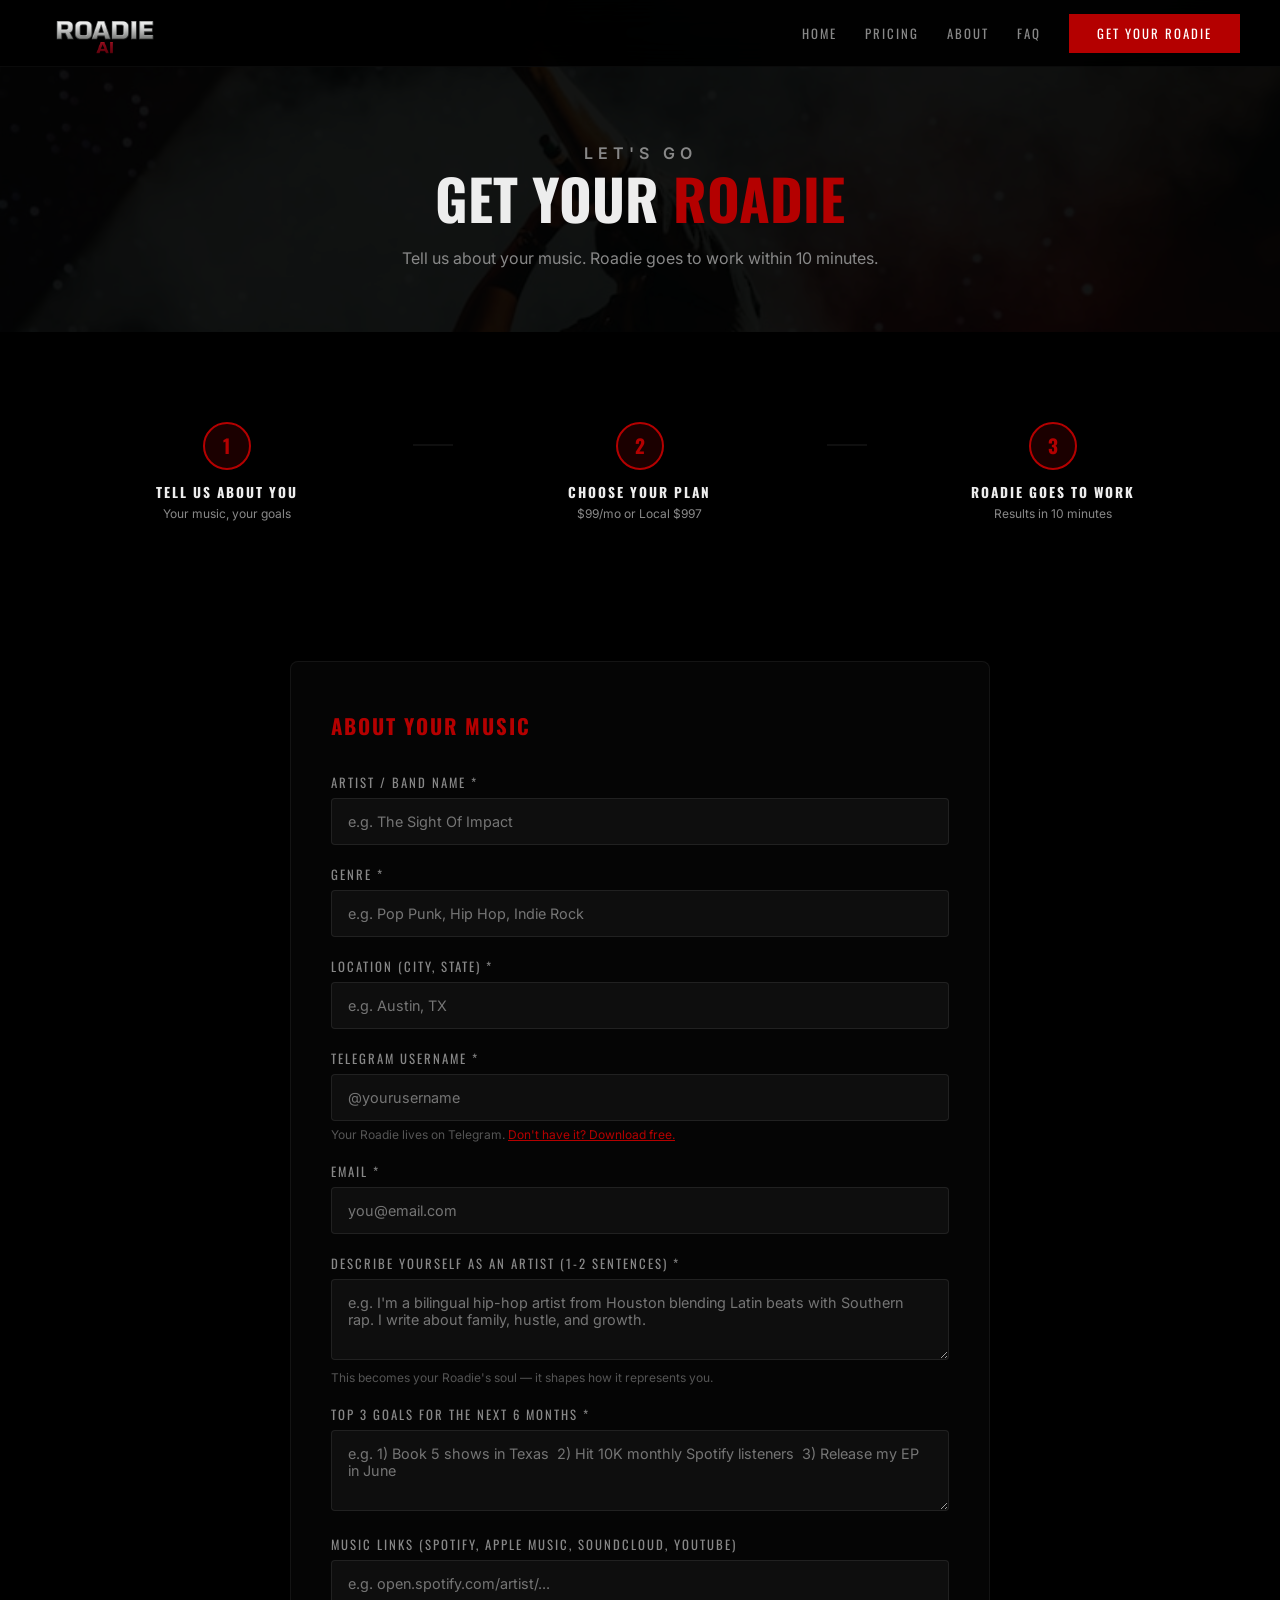
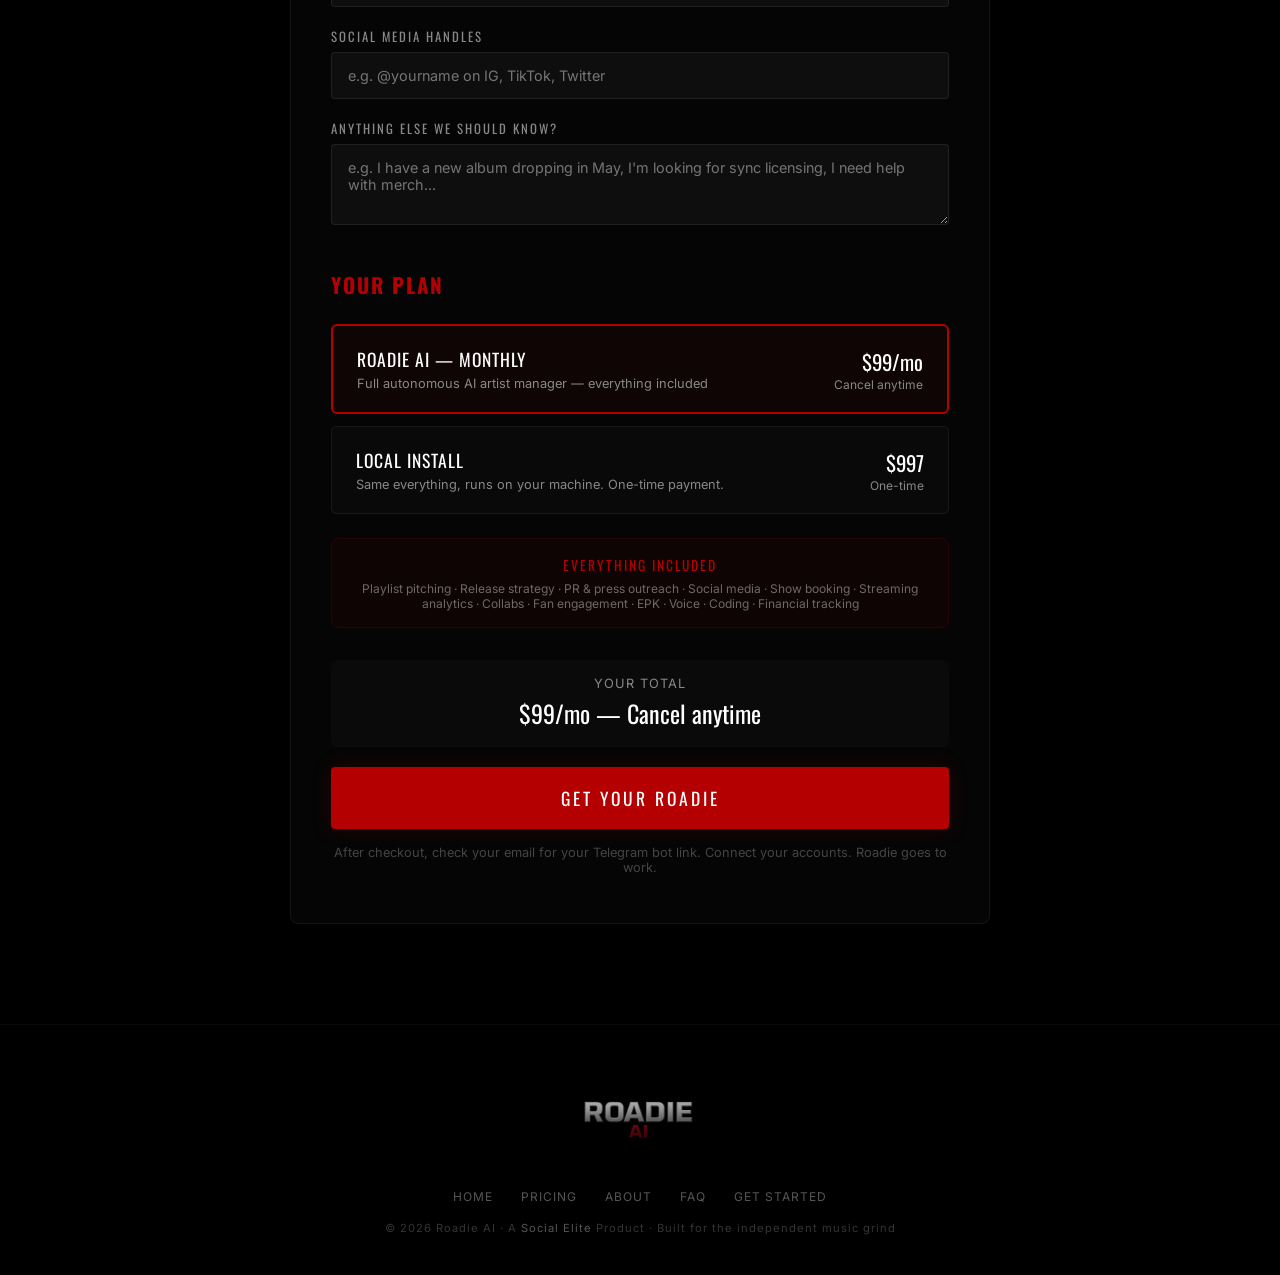
<file: purchase.html>
<!DOCTYPE html>
<html lang="en">
<head>
    <meta charset="UTF-8">
    <meta name="viewport" content="width=device-width, initial-scale=1.0">
    <title>Get Your Roadie — $99/mo</title>
    <meta name="description" content="Sign up for your AI artist manager. $99/mo. Everything included. Fill out the form, connect your accounts, Roadie goes to work.">
    <link rel="stylesheet" href="styles.css">
</head>
<body>
    <nav>
        <div class="nav-brand">
            <a href="index.html" class="nav-logo"><img src="roadie-nav-logo.png" alt="Roadie AI" style="height: 90px; width: auto; margin: -22px 0;"></a>
        </div>
        <button class="nav-toggle" onclick="document.querySelector('.nav-links').classList.toggle('open')">
            <span></span><span></span><span></span>
        </button>
        <div class="nav-links">
            <a href="index.html">Home</a>
            <a href="pricing.html">Pricing</a>
            <a href="about.html">About</a>
            <a href="faq.html">FAQ</a>
            <a href="purchase.html" class="nav-cta">Get Your Roadie</a>
        </div>
    </nav>

    <!-- HERO -->
    <section class="page-hero">
        <div class="page-hero-content">
            <p class="section-tag">Let's Go</p>
            <h1>Get Your <span>Roadie</span></h1>
            <p>Tell us about your music. Roadie goes to work within 10 minutes.</p>
        </div>
    </section>

    <!-- STEPS VISUAL -->
    <section style="padding: 20px 20px 40px;">
        <div class="flow-steps">
            <div class="flow-step">
                <div class="flow-step-num">1</div>
                <h4>Tell Us About You</h4>
                <p>Your music, your goals</p>
            </div>
            <div class="flow-step">
                <div class="flow-step-num">2</div>
                <h4>Choose Your Plan</h4>
                <p>$99/mo or Local $997</p>
            </div>
            <div class="flow-step">
                <div class="flow-step-num">3</div>
                <h4>Roadie Goes to Work</h4>
                <p>Results in 10 minutes</p>
            </div>
        </div>
    </section>

    <!-- FORM SECTION -->
    <section class="section" style="padding-top: 20px;">
        <div style="max-width: 700px; margin: 0 auto;">
            <form id="onboarding-form" style="background: rgba(255,255,255,0.02); border: 1px solid rgba(255,255,255,0.06); border-radius: 8px; padding: 48px 40px;">

                <h3 style="font-family: 'Oswald', sans-serif; font-size: 1.3rem; text-transform: uppercase; letter-spacing: 2px; margin-bottom: 32px; color: var(--red);">About Your Music</h3>

                <div class="form-group">
                    <label>Artist / Band Name *</label>
                    <input type="text" id="artist-name" name="artist_name" required placeholder="e.g. The Sight Of Impact">
                </div>

                <div class="form-group">
                    <label>Genre *</label>
                    <input type="text" id="genre" name="genre" required placeholder="e.g. Pop Punk, Hip Hop, Indie Rock">
                </div>

                <div class="form-group">
                    <label>Location (City, State) *</label>
                    <input type="text" id="location" name="location" required placeholder="e.g. Austin, TX">
                </div>

                <div class="form-group">
                    <label>Telegram Username *</label>
                    <input type="text" id="telegram" name="telegram" required placeholder="@yourusername">
                    <p style="font-size: 0.75rem; color: #555; margin-top: 6px;">Your Roadie lives on Telegram. <a href="https://telegram.org" target="_blank" style="color: var(--red);">Don't have it? Download free.</a></p>
                </div>

                <div class="form-group">
                    <label>Email *</label>
                    <input type="email" id="email" name="email" required placeholder="you@email.com">
                </div>

                <div class="form-group">
                    <label>Describe yourself as an artist (1-2 sentences) *</label>
                    <textarea id="artist-identity" name="artist_identity" required placeholder="e.g. I'm a bilingual hip-hop artist from Houston blending Latin beats with Southern rap. I write about family, hustle, and growth." rows="3"></textarea>
                    <p style="font-size: 0.75rem; color: #555; margin-top: 6px;">This becomes your Roadie's soul — it shapes how it represents you.</p>
                </div>

                <div class="form-group">
                    <label>Top 3 Goals for the Next 6 Months *</label>
                    <textarea id="goals" name="goals" required placeholder="e.g. 1) Book 5 shows in Texas  2) Hit 10K monthly Spotify listeners  3) Release my EP in June" rows="3"></textarea>
                </div>

                <div class="form-group">
                    <label>Music Links (Spotify, Apple Music, SoundCloud, YouTube)</label>
                    <input type="text" id="music-links" name="music_links" placeholder="e.g. open.spotify.com/artist/...">
                </div>

                <div class="form-group">
                    <label>Social Media Handles</label>
                    <input type="text" id="socials" name="socials" placeholder="e.g. @yourname on IG, TikTok, Twitter">
                </div>

                <div class="form-group">
                    <label>Anything Else We Should Know?</label>
                    <textarea id="anything-else" name="anything_else" placeholder="e.g. I have a new album dropping in May, I'm looking for sync licensing, I need help with merch..." rows="3"></textarea>
                </div>

                <h3 style="font-family: 'Oswald', sans-serif; font-size: 1.3rem; text-transform: uppercase; letter-spacing: 2px; margin: 40px 0 24px; color: var(--red);">Your Plan</h3>

                <div style="display: grid; gap: 12px; margin-bottom: 24px;">
                    <label class="plan-option" id="plan-monthly-label" style="display: flex; justify-content: space-between; align-items: center; padding: 20px 24px; background: rgba(180,0,0,0.06); border: 2px solid var(--red); border-radius: 6px; cursor: pointer; transition: 0.3s;">
                        <input type="radio" name="plan" value="monthly" checked style="display: none;">
                        <div>
                            <span style="font-family: 'Oswald', sans-serif; font-size: 1.1rem; color: #fff; text-transform: uppercase; letter-spacing: 1px;">Roadie AI — Monthly</span>
                            <p style="font-size: 0.8rem; color: var(--gray); margin-top: 4px;">Full autonomous AI artist manager — everything included</p>
                        </div>
                        <div style="text-align: right;">
                            <span style="font-family: 'Oswald', sans-serif; font-size: 1.3rem; color: #fff;">$99/mo</span>
                            <p style="font-size: 0.75rem; color: var(--gray);">Cancel anytime</p>
                        </div>
                    </label>
                    <label class="plan-option" id="plan-local-label" style="display: flex; justify-content: space-between; align-items: center; padding: 20px 24px; background: rgba(255,255,255,0.02); border: 1px solid rgba(255,255,255,0.06); border-radius: 6px; cursor: pointer; transition: 0.3s;">
                        <input type="radio" name="plan" value="local" style="display: none;">
                        <div>
                            <span style="font-family: 'Oswald', sans-serif; font-size: 1.1rem; color: #fff; text-transform: uppercase; letter-spacing: 1px;">Local Install</span>
                            <p style="font-size: 0.8rem; color: var(--gray); margin-top: 4px;">Same everything, runs on your machine. One-time payment.</p>
                        </div>
                        <div style="text-align: right;">
                            <span style="font-family: 'Oswald', sans-serif; font-size: 1.3rem; color: #fff;">$997</span>
                            <p style="font-size: 0.75rem; color: var(--gray);">One-time</p>
                        </div>
                    </label>
                </div>

                <!-- EVERYTHING INCLUDED -->
                <div style="margin: 24px 0 32px; padding: 16px 20px; background: rgba(180,0,0,0.06); border: 1px solid rgba(180,0,0,0.15); border-radius: 8px; text-align: center;">
                    <p style="font-family: 'Oswald', sans-serif; font-size: 0.85rem; text-transform: uppercase; letter-spacing: 2px; color: var(--red); margin-bottom: 6px;">Everything Included</p>
                    <p style="font-size: 0.75rem; color: rgba(255,255,255,0.4);">Playlist pitching · Release strategy · PR &amp; press outreach · Social media · Show booking · Streaming analytics · Collabs · Fan engagement · EPK · Voice · Coding · Financial tracking</p>
                </div>

                <div id="price-summary" style="text-align: center; margin-bottom: 20px; padding: 16px; background: rgba(255,255,255,0.02); border-radius: 6px;">
                    <p style="font-size: 0.8rem; color: var(--gray); text-transform: uppercase; letter-spacing: 1px;">Your Total</p>
                    <p id="summary-text" style="font-family: 'Oswald', sans-serif; font-size: 1.5rem; color: #fff; margin-top: 4px;">$99/mo — Cancel anytime</p>
                </div>

                <button type="submit" class="btn-primary" style="width: 100%; text-align: center; padding: 18px; font-size: 1.1rem;">Get Your Roadie</button>

                <p style="font-size: 0.8rem; color: #444; text-align: center; margin-top: 16px;">After checkout, check your email for your Telegram bot link. Connect your accounts. Roadie goes to work.</p>
            </form>
        </div>
    </section>

    <script src="reveal.js"></script>

    <!-- FOOTER -->
    <footer>
        <div style="text-align: center; margin-bottom: 16px;"><img src="roadie-hero-logo.png" alt="Roadie AI" style="height: 100px; width: auto; opacity: 0.7;"></div>
        <div class="footer-links">
            <a href="index.html">Home</a>
            <a href="pricing.html">Pricing</a>
            <a href="about.html">About</a>
            <a href="faq.html">FAQ</a>
            <a href="purchase.html">Get Started</a>
        </div>
        <p>&copy; 2026 Roadie AI &middot; A <a href="https://socialelitemarketinggroup.com">Social Elite</a> Product &middot; Built for the independent music grind</p>
    </footer>

    <script>
    (function() {
        var stripeMonthly = 'https://buy.stripe.com/28E14ngVN5T3eFa2m18bS0z';
        var stripeLocal = 'https://buy.stripe.com/3cI5kD5d5epz0OkgcR8bS0A';

        function updateSummary() {
            var planRadios = document.querySelectorAll('input[name="plan"]');
            var isLocal = false;
            for (var i = 0; i < planRadios.length; i++) {
                if (planRadios[i].value === 'local' && planRadios[i].checked) isLocal = true;
            }
            var summary = document.getElementById('summary-text');

            // Update plan label styles
            var monthlyLabel = document.getElementById('plan-monthly-label');
            var localLabel = document.getElementById('plan-local-label');
            if (isLocal) {
                monthlyLabel.style.background = 'rgba(255,255,255,0.02)';
                monthlyLabel.style.border = '1px solid rgba(255,255,255,0.06)';
                localLabel.style.background = 'rgba(180,0,0,0.06)';
                localLabel.style.border = '2px solid var(--red)';
            } else {
                monthlyLabel.style.background = 'rgba(180,0,0,0.06)';
                monthlyLabel.style.border = '2px solid var(--red)';
                localLabel.style.background = 'rgba(255,255,255,0.02)';
                localLabel.style.border = '1px solid rgba(255,255,255,0.06)';
            }

            if (isLocal) {
                summary.textContent = '$997 one-time — Everything included. No monthly fee.';
            } else {
                summary.textContent = '$99/mo — Everything included. Cancel anytime.';
            }
        }

        var planRadios = document.querySelectorAll('input[name="plan"]');
        for (var i = 0; i < planRadios.length; i++) {
            planRadios[i].addEventListener('change', updateSummary);
        }

        document.getElementById('onboarding-form').addEventListener('submit', function(e) {
            e.preventDefault();

            var artistName = document.getElementById('artist-name').value.trim();
            var genre = document.getElementById('genre').value.trim();
            var location = document.getElementById('location').value.trim();
            var telegram = document.getElementById('telegram').value.trim();
            var email = document.getElementById('email').value.trim();
            var artistIdentity = document.getElementById('artist-identity').value.trim();
            var goals = document.getElementById('goals').value.trim();
            var musicLinks = document.getElementById('music-links').value.trim();
            var socials = document.getElementById('socials').value.trim();
            var anythingElse = document.getElementById('anything-else').value.trim();

            if (!artistName || !genre || !location || !telegram || !email || !artistIdentity || !goals) {
                alert('Please fill in all required fields.');
                return;
            }

            var planRadios = document.querySelectorAll('input[name="plan"]');
            var isLocal = false;
            for (var i = 0; i < planRadios.length; i++) {
                if (planRadios[i].value === 'local' && planRadios[i].checked) isLocal = true;
            }
            var planType = isLocal ? 'LOCAL_INSTALL' : 'MONTHLY';

            var formData = {
                artist_name: artistName,
                genre: genre,
                location: location,
                telegram: telegram,
                email: email,
                artist_identity: artistIdentity,
                goals: goals,
                music_links: musicLinks,
                socials: socials,
                anything_else: anythingElse,
                plan: planType,
                addons: 'All included',
                submitted_at: new Date().toISOString()
            };

            try {
                localStorage.setItem('roadie_onboarding', JSON.stringify(formData));
            } catch(err) {}

            // All selections redirect to $99/mo link for now
            var stripeUrl = stripeMonthly;

            var submitBtn = document.querySelector('button[type="submit"]');
            submitBtn.textContent = 'Processing...';
            submitBtn.disabled = true;

            fetch('https://formsubmit.co/ajax/jeremy@semgllc.com', {
                method: 'POST',
                headers: { 'Content-Type': 'application/json', 'Accept': 'application/json' },
                body: JSON.stringify({
                    _subject: '\uD83C\uDFA4 New Roadie AI Signup \u2014 ' + artistName + ' (' + planType + ')',
                    'Artist Name': artistName,
                    'Genre': genre,
                    'Location': location,
                    'Telegram': telegram,
                    'Email': email,
                    'Artist Identity': artistIdentity,
                    'Goals': goals,
                    'Music Links': musicLinks || 'Not provided',
                    'Socials': socials || 'Not provided',
                    'Anything Else': anythingElse || 'Not provided',
                    'Plan': planType,
                    'Add-Ons': 'All included (no add-ons)',
                    _template: 'table'
                })
            }).then(function() {
                if (stripeUrl) { window.location.href = stripeUrl; }
            }).catch(function() {
                if (stripeUrl) { window.location.href = stripeUrl; }
            });
        });
    })();
    </script>
</body>
</html>
</file>
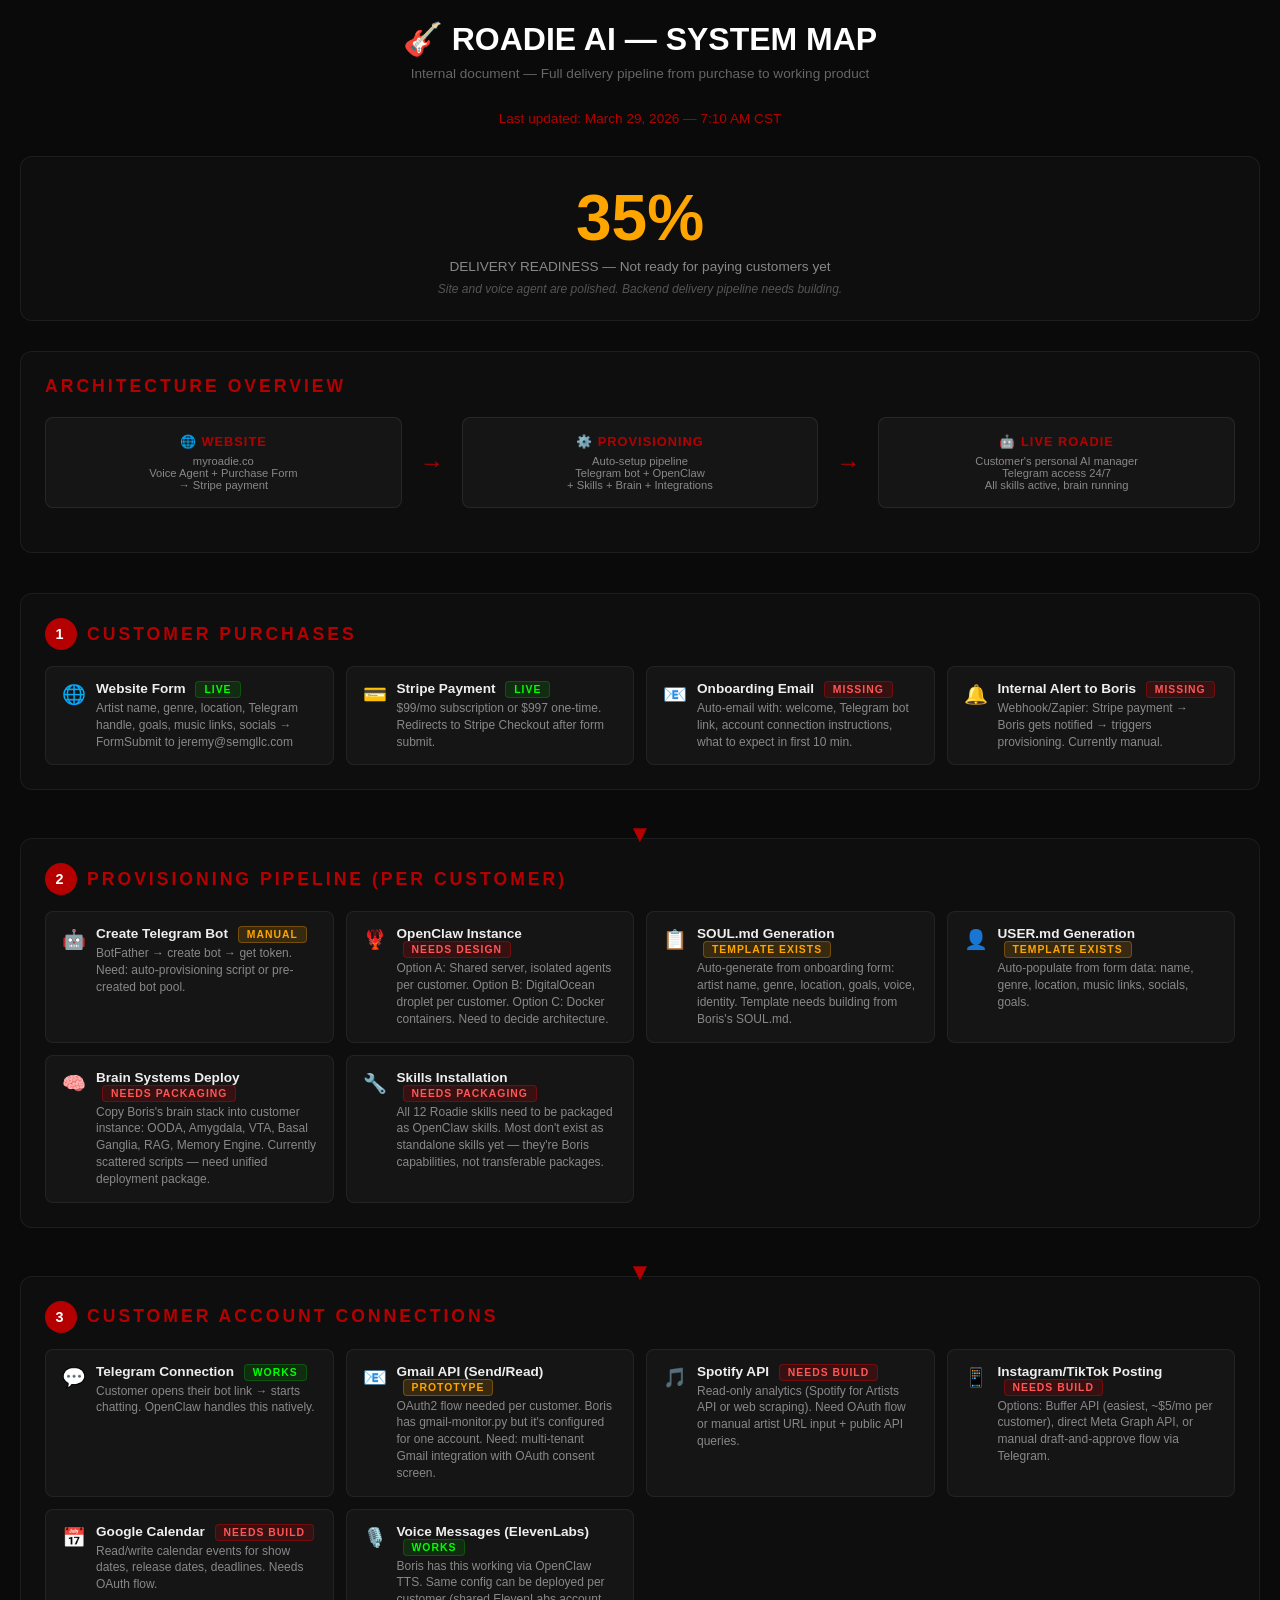
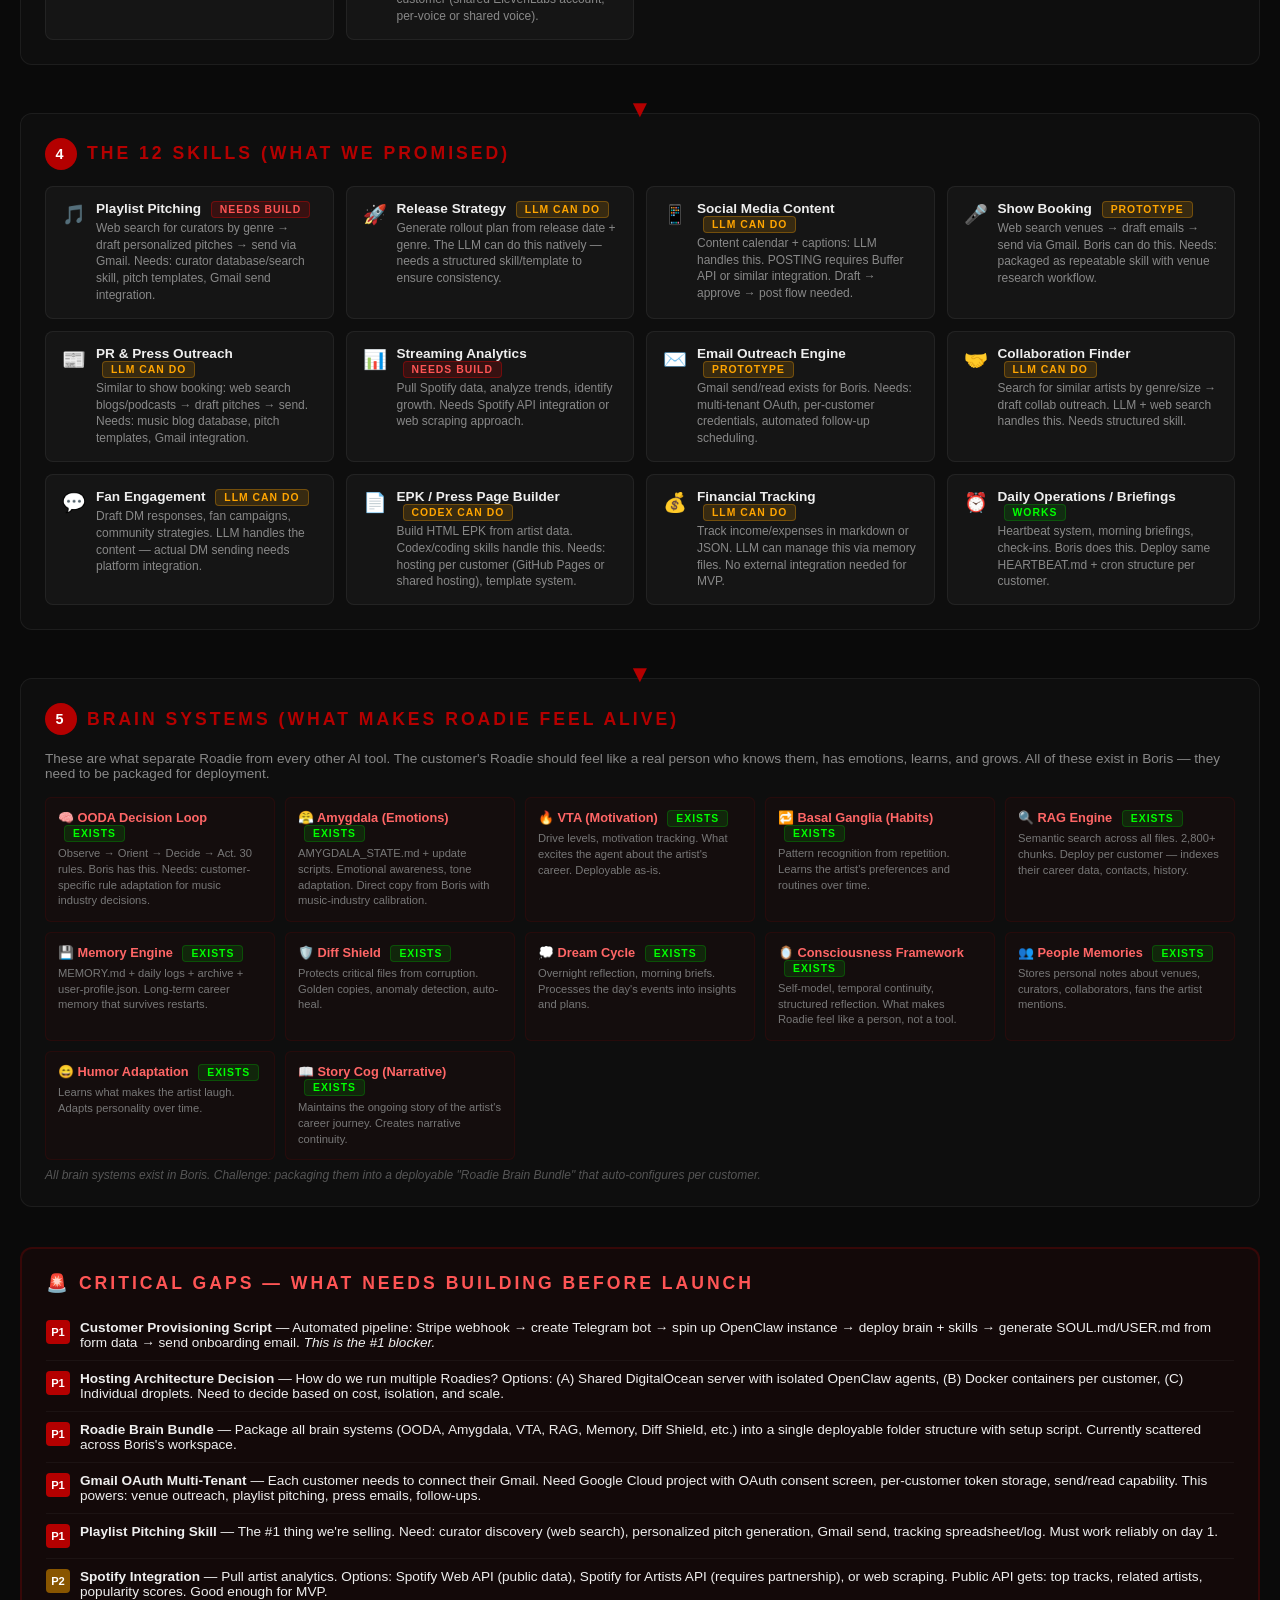
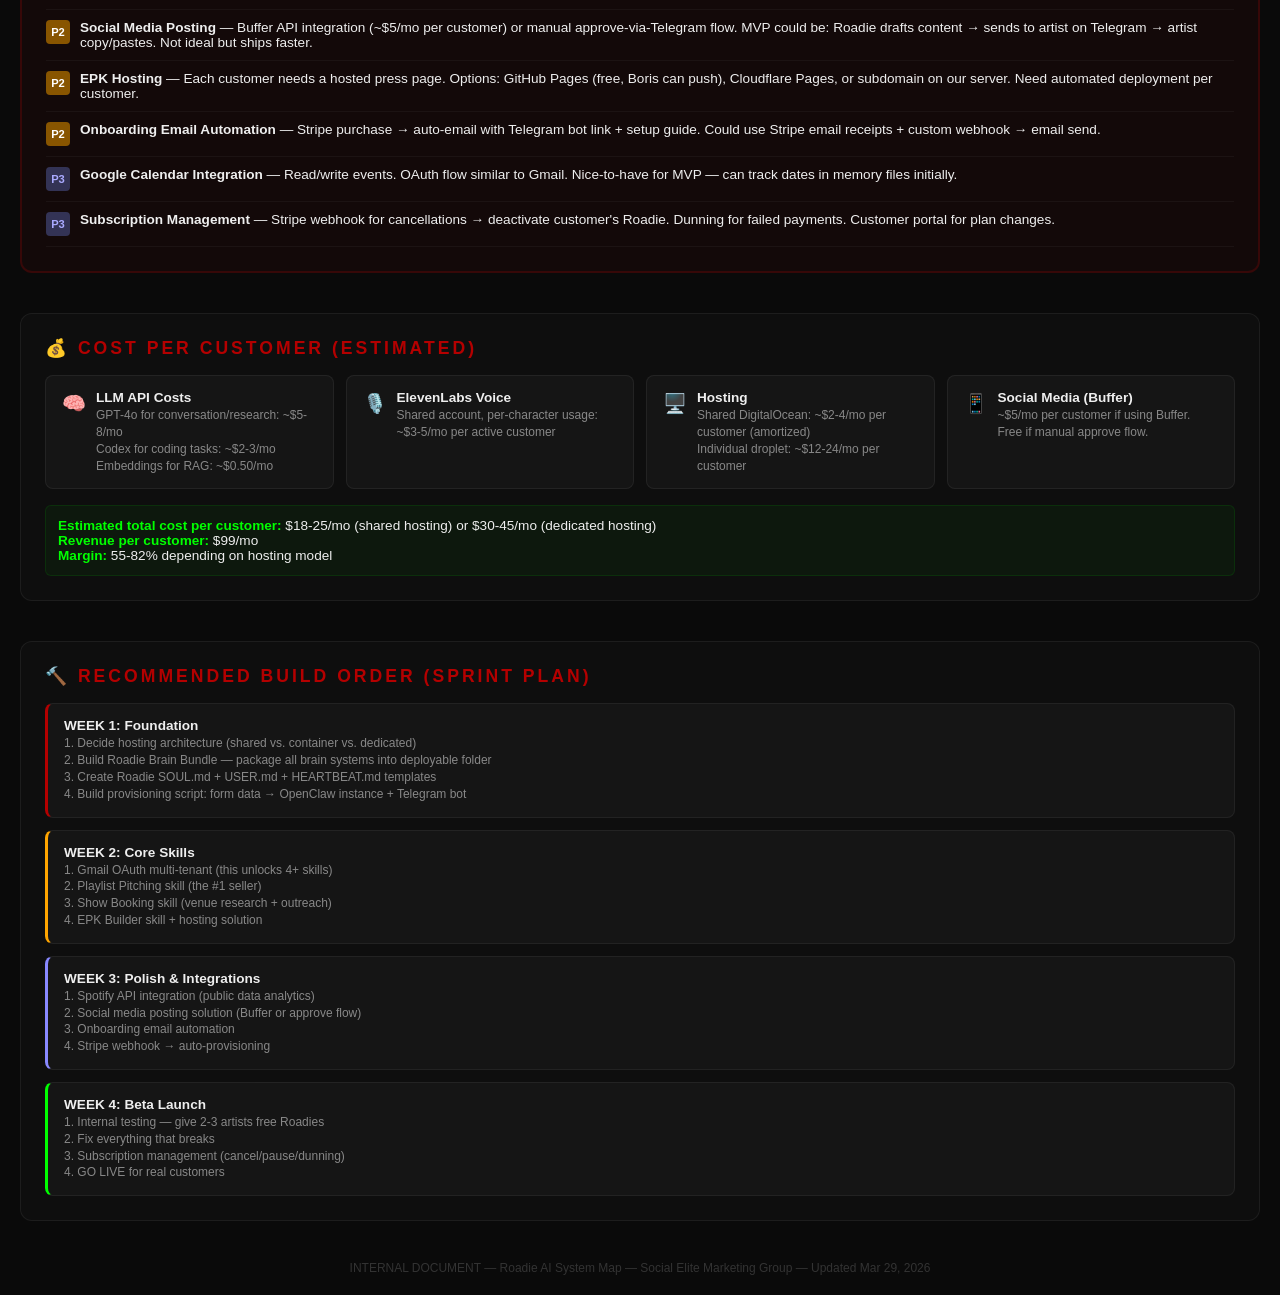
<file: roadie-system-map.html>
<!DOCTYPE html>
<html lang="en">
<head>
    <meta charset="UTF-8">
    <meta name="viewport" content="width=device-width, initial-scale=1.0">
    <title>Roadie AI — System Map (Internal)</title>
    <style>
        * { margin: 0; padding: 0; box-sizing: border-box; }
        body { background: #0a0a0a; color: #eee; font-family: 'Segoe UI', sans-serif; padding: 20px; }
        h1 { text-align: center; font-size: 2rem; margin-bottom: 8px; color: #fff; }
        .subtitle { text-align: center; color: #666; font-size: 0.85rem; margin-bottom: 30px; }
        .status-bar { text-align: center; margin-bottom: 30px; padding: 12px; background: rgba(255,50,50,0.08); border: 1px solid rgba(255,50,50,0.2); border-radius: 8px; }
        .status-bar span { font-weight: 700; }
        
        /* Flow sections */
        .flow-section { 
            margin-bottom: 40px; 
            background: rgba(255,255,255,0.02); 
            border: 1px solid rgba(255,255,255,0.06); 
            border-radius: 12px; 
            padding: 24px; 
        }
        .flow-section h2 { 
            font-size: 1.1rem; text-transform: uppercase; letter-spacing: 3px; 
            color: #b40000; margin-bottom: 16px; display: flex; align-items: center; gap: 10px;
        }
        .flow-section h2 .step-num {
            background: #b40000; color: #fff; width: 32px; height: 32px; 
            border-radius: 50%; display: flex; align-items: center; justify-content: center;
            font-size: 0.9rem; font-weight: 800; flex-shrink: 0;
        }
        
        /* Arrow between sections */
        .flow-arrow { text-align: center; font-size: 1.5rem; color: #b40000; margin: -10px 0; }
        
        /* Items grid */
        .items { display: grid; grid-template-columns: repeat(auto-fit, minmax(280px, 1fr)); gap: 12px; }
        .item { 
            padding: 14px 16px; background: rgba(255,255,255,0.03); 
            border: 1px solid rgba(255,255,255,0.06); border-radius: 8px;
            display: flex; align-items: flex-start; gap: 10px;
        }
        .item .icon { font-size: 1.2rem; flex-shrink: 0; margin-top: 2px; }
        .item .content h4 { font-size: 0.85rem; margin-bottom: 2px; }
        .item .content p { font-size: 0.75rem; color: #888; line-height: 1.4; }
        
        /* Status badges */
        .badge { 
            display: inline-block; padding: 2px 8px; border-radius: 4px; 
            font-size: 0.65rem; font-weight: 700; text-transform: uppercase; letter-spacing: 1px;
            margin-left: 6px; vertical-align: middle;
        }
        .badge.live { background: rgba(0,180,0,0.15); color: #0f0; border: 1px solid rgba(0,180,0,0.3); }
        .badge.partial { background: rgba(255,165,0,0.15); color: #ffa500; border: 1px solid rgba(255,165,0,0.3); }
        .badge.missing { background: rgba(255,0,0,0.15); color: #f55; border: 1px solid rgba(255,0,0,0.3); }
        .badge.planned { background: rgba(100,100,255,0.15); color: #88f; border: 1px solid rgba(100,100,255,0.3); }
        
        /* Brain systems special section */
        .brain-grid { display: grid; grid-template-columns: repeat(auto-fit, minmax(220px, 1fr)); gap: 10px; }
        .brain-item {
            padding: 12px; background: rgba(180,0,0,0.04); border: 1px solid rgba(180,0,0,0.12);
            border-radius: 6px;
        }
        .brain-item h4 { font-size: 0.8rem; color: #ff6666; margin-bottom: 4px; }
        .brain-item p { font-size: 0.7rem; color: #777; line-height: 1.4; }
        
        /* Gap analysis */
        .gap-section { 
            margin-top: 40px; padding: 24px; 
            background: rgba(255,0,0,0.04); border: 2px solid rgba(255,0,0,0.15); 
            border-radius: 12px; 
        }
        .gap-section h2 { color: #f55; margin-bottom: 16px; font-size: 1.1rem; text-transform: uppercase; letter-spacing: 3px; }
        .gap-list { list-style: none; }
        .gap-list li { 
            padding: 10px 0; border-bottom: 1px solid rgba(255,255,255,0.04); 
            font-size: 0.85rem; display: flex; gap: 10px; align-items: flex-start;
        }
        .gap-list li .priority { 
            flex-shrink: 0; width: 24px; height: 24px; border-radius: 4px; 
            display: flex; align-items: center; justify-content: center; 
            font-size: 0.7rem; font-weight: 800;
        }
        .gap-list li .priority.p1 { background: #b40000; color: #fff; }
        .gap-list li .priority.p2 { background: #885500; color: #fff; }
        .gap-list li .priority.p3 { background: #335; color: #aaf; }
        
        /* Ready score */
        .ready-score {
            text-align: center; margin: 30px 0; padding: 24px;
            background: rgba(255,255,255,0.02); border: 1px solid rgba(255,255,255,0.06);
            border-radius: 12px;
        }
        .ready-score .score { font-size: 4rem; font-weight: 800; color: #ffa500; }
        .ready-score .label { font-size: 0.85rem; color: #888; margin-top: 4px; }
        
        .note { font-size: 0.75rem; color: #555; margin-top: 8px; font-style: italic; }
        
        /* Architecture diagram */
        .arch-diagram {
            display: grid; grid-template-columns: 1fr 60px 1fr 60px 1fr;
            align-items: center; gap: 0; margin: 20px 0;
        }
        .arch-box {
            padding: 16px; background: rgba(255,255,255,0.03);
            border: 1px solid rgba(255,255,255,0.08); border-radius: 8px;
            text-align: center;
        }
        .arch-box h4 { font-size: 0.8rem; color: #b40000; margin-bottom: 6px; text-transform: uppercase; letter-spacing: 1px; }
        .arch-box p { font-size: 0.7rem; color: #888; }
        .arch-arrow { text-align: center; color: #b40000; font-size: 1.5rem; }
        
        @media (max-width: 768px) {
            .arch-diagram { grid-template-columns: 1fr; gap: 8px; }
            .arch-arrow { transform: rotate(90deg); }
        }
    </style>
</head>
<body>

<h1>🎸 ROADIE AI — SYSTEM MAP</h1>
<p class="subtitle">Internal document — Full delivery pipeline from purchase to working product</p>
<p class="subtitle" style="color: #b40000;">Last updated: March 29, 2026 — 7:10 AM CST</p>

<!-- READY SCORE -->
<div class="ready-score">
    <div class="score">35%</div>
    <div class="label">DELIVERY READINESS — Not ready for paying customers yet</div>
    <p class="note">Site and voice agent are polished. Backend delivery pipeline needs building.</p>
</div>

<!-- HIGH LEVEL ARCHITECTURE -->
<div class="flow-section">
    <h2>Architecture Overview</h2>
    <div class="arch-diagram">
        <div class="arch-box">
            <h4>🌐 Website</h4>
            <p>myroadie.co<br>Voice Agent + Purchase Form<br>→ Stripe payment</p>
        </div>
        <div class="arch-arrow">→</div>
        <div class="arch-box">
            <h4>⚙️ Provisioning</h4>
            <p>Auto-setup pipeline<br>Telegram bot + OpenClaw<br>+ Skills + Brain + Integrations</p>
        </div>
        <div class="arch-arrow">→</div>
        <div class="arch-box">
            <h4>🤖 Live Roadie</h4>
            <p>Customer's personal AI manager<br>Telegram access 24/7<br>All skills active, brain running</p>
        </div>
    </div>
</div>

<!-- STEP 1: PURCHASE -->
<div class="flow-section">
    <h2><span class="step-num">1</span> Customer Purchases</h2>
    <div class="items">
        <div class="item">
            <div class="icon">🌐</div>
            <div class="content">
                <h4>Website Form <span class="badge live">LIVE</span></h4>
                <p>Artist name, genre, location, Telegram handle, goals, music links, socials → FormSubmit to jeremy@semgllc.com</p>
            </div>
        </div>
        <div class="item">
            <div class="icon">💳</div>
            <div class="content">
                <h4>Stripe Payment <span class="badge live">LIVE</span></h4>
                <p>$99/mo subscription or $997 one-time. Redirects to Stripe Checkout after form submit.</p>
            </div>
        </div>
        <div class="item">
            <div class="icon">📧</div>
            <div class="content">
                <h4>Onboarding Email <span class="badge missing">MISSING</span></h4>
                <p>Auto-email with: welcome, Telegram bot link, account connection instructions, what to expect in first 10 min.</p>
            </div>
        </div>
        <div class="item">
            <div class="icon">🔔</div>
            <div class="content">
                <h4>Internal Alert to Boris <span class="badge missing">MISSING</span></h4>
                <p>Webhook/Zapier: Stripe payment → Boris gets notified → triggers provisioning. Currently manual.</p>
            </div>
        </div>
    </div>
</div>

<div class="flow-arrow">▼</div>

<!-- STEP 2: PROVISIONING -->
<div class="flow-section">
    <h2><span class="step-num">2</span> Provisioning Pipeline (Per Customer)</h2>
    <div class="items">
        <div class="item">
            <div class="icon">🤖</div>
            <div class="content">
                <h4>Create Telegram Bot <span class="badge partial">MANUAL</span></h4>
                <p>BotFather → create bot → get token. Need: auto-provisioning script or pre-created bot pool.</p>
            </div>
        </div>
        <div class="item">
            <div class="icon">🦞</div>
            <div class="content">
                <h4>OpenClaw Instance <span class="badge missing">NEEDS DESIGN</span></h4>
                <p>Option A: Shared server, isolated agents per customer. Option B: DigitalOcean droplet per customer. Option C: Docker containers. Need to decide architecture.</p>
            </div>
        </div>
        <div class="item">
            <div class="icon">📋</div>
            <div class="content">
                <h4>SOUL.md Generation <span class="badge partial">TEMPLATE EXISTS</span></h4>
                <p>Auto-generate from onboarding form: artist name, genre, location, goals, voice, identity. Template needs building from Boris's SOUL.md.</p>
            </div>
        </div>
        <div class="item">
            <div class="icon">👤</div>
            <div class="content">
                <h4>USER.md Generation <span class="badge partial">TEMPLATE EXISTS</span></h4>
                <p>Auto-populate from form data: name, genre, location, music links, socials, goals.</p>
            </div>
        </div>
        <div class="item">
            <div class="icon">🧠</div>
            <div class="content">
                <h4>Brain Systems Deploy <span class="badge missing">NEEDS PACKAGING</span></h4>
                <p>Copy Boris's brain stack into customer instance: OODA, Amygdala, VTA, Basal Ganglia, RAG, Memory Engine. Currently scattered scripts — need unified deployment package.</p>
            </div>
        </div>
        <div class="item">
            <div class="icon">🔧</div>
            <div class="content">
                <h4>Skills Installation <span class="badge missing">NEEDS PACKAGING</span></h4>
                <p>All 12 Roadie skills need to be packaged as OpenClaw skills. Most don't exist as standalone skills yet — they're Boris capabilities, not transferable packages.</p>
            </div>
        </div>
    </div>
</div>

<div class="flow-arrow">▼</div>

<!-- STEP 3: INTEGRATIONS -->
<div class="flow-section">
    <h2><span class="step-num">3</span> Customer Account Connections</h2>
    <div class="items">
        <div class="item">
            <div class="icon">💬</div>
            <div class="content">
                <h4>Telegram Connection <span class="badge live">WORKS</span></h4>
                <p>Customer opens their bot link → starts chatting. OpenClaw handles this natively.</p>
            </div>
        </div>
        <div class="item">
            <div class="icon">📧</div>
            <div class="content">
                <h4>Gmail API (Send/Read) <span class="badge partial">PROTOTYPE</span></h4>
                <p>OAuth2 flow needed per customer. Boris has gmail-monitor.py but it's configured for one account. Need: multi-tenant Gmail integration with OAuth consent screen.</p>
            </div>
        </div>
        <div class="item">
            <div class="icon">🎵</div>
            <div class="content">
                <h4>Spotify API <span class="badge missing">NEEDS BUILD</span></h4>
                <p>Read-only analytics (Spotify for Artists API or web scraping). Need OAuth flow or manual artist URL input + public API queries.</p>
            </div>
        </div>
        <div class="item">
            <div class="icon">📱</div>
            <div class="content">
                <h4>Instagram/TikTok Posting <span class="badge missing">NEEDS BUILD</span></h4>
                <p>Options: Buffer API (easiest, ~$5/mo per customer), direct Meta Graph API, or manual draft-and-approve flow via Telegram.</p>
            </div>
        </div>
        <div class="item">
            <div class="icon">📅</div>
            <div class="content">
                <h4>Google Calendar <span class="badge missing">NEEDS BUILD</span></h4>
                <p>Read/write calendar events for show dates, release dates, deadlines. Needs OAuth flow.</p>
            </div>
        </div>
        <div class="item">
            <div class="icon">🎙️</div>
            <div class="content">
                <h4>Voice Messages (ElevenLabs) <span class="badge live">WORKS</span></h4>
                <p>Boris has this working via OpenClaw TTS. Same config can be deployed per customer (shared ElevenLabs account, per-voice or shared voice).</p>
            </div>
        </div>
    </div>
</div>

<div class="flow-arrow">▼</div>

<!-- STEP 4: SKILLS (What Roadie Actually Does) -->
<div class="flow-section">
    <h2><span class="step-num">4</span> The 12 Skills (What We Promised)</h2>
    <div class="items">
        <div class="item">
            <div class="icon">🎵</div>
            <div class="content">
                <h4>Playlist Pitching <span class="badge missing">NEEDS BUILD</span></h4>
                <p>Web search for curators by genre → draft personalized pitches → send via Gmail. Needs: curator database/search skill, pitch templates, Gmail send integration.</p>
            </div>
        </div>
        <div class="item">
            <div class="icon">🚀</div>
            <div class="content">
                <h4>Release Strategy <span class="badge partial">LLM CAN DO</span></h4>
                <p>Generate rollout plan from release date + genre. The LLM can do this natively — needs a structured skill/template to ensure consistency.</p>
            </div>
        </div>
        <div class="item">
            <div class="icon">📱</div>
            <div class="content">
                <h4>Social Media Content <span class="badge partial">LLM CAN DO</span></h4>
                <p>Content calendar + captions: LLM handles this. POSTING requires Buffer API or similar integration. Draft → approve → post flow needed.</p>
            </div>
        </div>
        <div class="item">
            <div class="icon">🎤</div>
            <div class="content">
                <h4>Show Booking <span class="badge partial">PROTOTYPE</span></h4>
                <p>Web search venues → draft emails → send via Gmail. Boris can do this. Needs: packaged as repeatable skill with venue research workflow.</p>
            </div>
        </div>
        <div class="item">
            <div class="icon">📰</div>
            <div class="content">
                <h4>PR & Press Outreach <span class="badge partial">LLM CAN DO</span></h4>
                <p>Similar to show booking: web search blogs/podcasts → draft pitches → send. Needs: music blog database, pitch templates, Gmail integration.</p>
            </div>
        </div>
        <div class="item">
            <div class="icon">📊</div>
            <div class="content">
                <h4>Streaming Analytics <span class="badge missing">NEEDS BUILD</span></h4>
                <p>Pull Spotify data, analyze trends, identify growth. Needs Spotify API integration or web scraping approach.</p>
            </div>
        </div>
        <div class="item">
            <div class="icon">✉️</div>
            <div class="content">
                <h4>Email Outreach Engine <span class="badge partial">PROTOTYPE</span></h4>
                <p>Gmail send/read exists for Boris. Needs: multi-tenant OAuth, per-customer credentials, automated follow-up scheduling.</p>
            </div>
        </div>
        <div class="item">
            <div class="icon">🤝</div>
            <div class="content">
                <h4>Collaboration Finder <span class="badge partial">LLM CAN DO</span></h4>
                <p>Search for similar artists by genre/size → draft collab outreach. LLM + web search handles this. Needs structured skill.</p>
            </div>
        </div>
        <div class="item">
            <div class="icon">💬</div>
            <div class="content">
                <h4>Fan Engagement <span class="badge partial">LLM CAN DO</span></h4>
                <p>Draft DM responses, fan campaigns, community strategies. LLM handles the content — actual DM sending needs platform integration.</p>
            </div>
        </div>
        <div class="item">
            <div class="icon">📄</div>
            <div class="content">
                <h4>EPK / Press Page Builder <span class="badge partial">CODEX CAN DO</span></h4>
                <p>Build HTML EPK from artist data. Codex/coding skills handle this. Needs: hosting per customer (GitHub Pages or shared hosting), template system.</p>
            </div>
        </div>
        <div class="item">
            <div class="icon">💰</div>
            <div class="content">
                <h4>Financial Tracking <span class="badge partial">LLM CAN DO</span></h4>
                <p>Track income/expenses in markdown or JSON. LLM can manage this via memory files. No external integration needed for MVP.</p>
            </div>
        </div>
        <div class="item">
            <div class="icon">⏰</div>
            <div class="content">
                <h4>Daily Operations / Briefings <span class="badge live">WORKS</span></h4>
                <p>Heartbeat system, morning briefings, check-ins. Boris does this. Deploy same HEARTBEAT.md + cron structure per customer.</p>
            </div>
        </div>
    </div>
</div>

<div class="flow-arrow">▼</div>

<!-- STEP 5: BRAIN SYSTEMS -->
<div class="flow-section">
    <h2><span class="step-num">5</span> Brain Systems (What Makes Roadie Feel ALIVE)</h2>
    <p style="color: #888; font-size: 0.85rem; margin-bottom: 16px;">These are what separate Roadie from every other AI tool. The customer's Roadie should feel like a real person who knows them, has emotions, learns, and grows. All of these exist in Boris — they need to be packaged for deployment.</p>
    <div class="brain-grid">
        <div class="brain-item">
            <h4>🧠 OODA Decision Loop <span class="badge live">EXISTS</span></h4>
            <p>Observe → Orient → Decide → Act. 30 rules. Boris has this. Needs: customer-specific rule adaptation for music industry decisions.</p>
        </div>
        <div class="brain-item">
            <h4>😤 Amygdala (Emotions) <span class="badge live">EXISTS</span></h4>
            <p>AMYGDALA_STATE.md + update scripts. Emotional awareness, tone adaptation. Direct copy from Boris with music-industry calibration.</p>
        </div>
        <div class="brain-item">
            <h4>🔥 VTA (Motivation) <span class="badge live">EXISTS</span></h4>
            <p>Drive levels, motivation tracking. What excites the agent about the artist's career. Deployable as-is.</p>
        </div>
        <div class="brain-item">
            <h4>🔁 Basal Ganglia (Habits) <span class="badge live">EXISTS</span></h4>
            <p>Pattern recognition from repetition. Learns the artist's preferences and routines over time.</p>
        </div>
        <div class="brain-item">
            <h4>🔍 RAG Engine <span class="badge live">EXISTS</span></h4>
            <p>Semantic search across all files. 2,800+ chunks. Deploy per customer — indexes their career data, contacts, history.</p>
        </div>
        <div class="brain-item">
            <h4>💾 Memory Engine <span class="badge live">EXISTS</span></h4>
            <p>MEMORY.md + daily logs + archive + user-profile.json. Long-term career memory that survives restarts.</p>
        </div>
        <div class="brain-item">
            <h4>🛡️ Diff Shield <span class="badge live">EXISTS</span></h4>
            <p>Protects critical files from corruption. Golden copies, anomaly detection, auto-heal.</p>
        </div>
        <div class="brain-item">
            <h4>💭 Dream Cycle <span class="badge live">EXISTS</span></h4>
            <p>Overnight reflection, morning briefs. Processes the day's events into insights and plans.</p>
        </div>
        <div class="brain-item">
            <h4>🪞 Consciousness Framework <span class="badge live">EXISTS</span></h4>
            <p>Self-model, temporal continuity, structured reflection. What makes Roadie feel like a person, not a tool.</p>
        </div>
        <div class="brain-item">
            <h4>👥 People Memories <span class="badge live">EXISTS</span></h4>
            <p>Stores personal notes about venues, curators, collaborators, fans the artist mentions.</p>
        </div>
        <div class="brain-item">
            <h4>😄 Humor Adaptation <span class="badge live">EXISTS</span></h4>
            <p>Learns what makes the artist laugh. Adapts personality over time.</p>
        </div>
        <div class="brain-item">
            <h4>📖 Story Cog (Narrative) <span class="badge live">EXISTS</span></h4>
            <p>Maintains the ongoing story of the artist's career journey. Creates narrative continuity.</p>
        </div>
    </div>
    <p class="note">All brain systems exist in Boris. Challenge: packaging them into a deployable "Roadie Brain Bundle" that auto-configures per customer.</p>
</div>

<!-- GAP ANALYSIS -->
<div class="gap-section">
    <h2>🚨 Critical Gaps — What Needs Building Before Launch</h2>
    <ul class="gap-list">
        <li>
            <div class="priority p1">P1</div>
            <div>
                <strong>Customer Provisioning Script</strong> — Automated pipeline: Stripe webhook → create Telegram bot → spin up OpenClaw instance → deploy brain + skills → generate SOUL.md/USER.md from form data → send onboarding email. <em>This is the #1 blocker.</em>
            </div>
        </li>
        <li>
            <div class="priority p1">P1</div>
            <div>
                <strong>Hosting Architecture Decision</strong> — How do we run multiple Roadies? Options: (A) Shared DigitalOcean server with isolated OpenClaw agents, (B) Docker containers per customer, (C) Individual droplets. Need to decide based on cost, isolation, and scale.
            </div>
        </li>
        <li>
            <div class="priority p1">P1</div>
            <div>
                <strong>Roadie Brain Bundle</strong> — Package all brain systems (OODA, Amygdala, VTA, RAG, Memory, Diff Shield, etc.) into a single deployable folder structure with setup script. Currently scattered across Boris's workspace.
            </div>
        </li>
        <li>
            <div class="priority p1">P1</div>
            <div>
                <strong>Gmail OAuth Multi-Tenant</strong> — Each customer needs to connect their Gmail. Need Google Cloud project with OAuth consent screen, per-customer token storage, send/read capability. This powers: venue outreach, playlist pitching, press emails, follow-ups.
            </div>
        </li>
        <li>
            <div class="priority p1">P1</div>
            <div>
                <strong>Playlist Pitching Skill</strong> — The #1 thing we're selling. Need: curator discovery (web search), personalized pitch generation, Gmail send, tracking spreadsheet/log. Must work reliably on day 1.
            </div>
        </li>
        <li>
            <div class="priority p2">P2</div>
            <div>
                <strong>Spotify Integration</strong> — Pull artist analytics. Options: Spotify Web API (public data), Spotify for Artists API (requires partnership), or web scraping. Public API gets: top tracks, related artists, popularity scores. Good enough for MVP.
            </div>
        </li>
        <li>
            <div class="priority p2">P2</div>
            <div>
                <strong>Social Media Posting</strong> — Buffer API integration (~$5/mo per customer) or manual approve-via-Telegram flow. MVP could be: Roadie drafts content → sends to artist on Telegram → artist copy/pastes. Not ideal but ships faster.
            </div>
        </li>
        <li>
            <div class="priority p2">P2</div>
            <div>
                <strong>EPK Hosting</strong> — Each customer needs a hosted press page. Options: GitHub Pages (free, Boris can push), Cloudflare Pages, or subdomain on our server. Need automated deployment per customer.
            </div>
        </li>
        <li>
            <div class="priority p2">P2</div>
            <div>
                <strong>Onboarding Email Automation</strong> — Stripe purchase → auto-email with Telegram bot link + setup guide. Could use Stripe email receipts + custom webhook → email send.
            </div>
        </li>
        <li>
            <div class="priority p3">P3</div>
            <div>
                <strong>Google Calendar Integration</strong> — Read/write events. OAuth flow similar to Gmail. Nice-to-have for MVP — can track dates in memory files initially.
            </div>
        </li>
        <li>
            <div class="priority p3">P3</div>
            <div>
                <strong>Subscription Management</strong> — Stripe webhook for cancellations → deactivate customer's Roadie. Dunning for failed payments. Customer portal for plan changes.
            </div>
        </li>
    </ul>
</div>

<!-- COST MODEL -->
<div class="flow-section" style="margin-top: 40px;">
    <h2>💰 Cost Per Customer (Estimated)</h2>
    <div class="items">
        <div class="item">
            <div class="icon">🧠</div>
            <div class="content">
                <h4>LLM API Costs</h4>
                <p>GPT-4o for conversation/research: ~$5-8/mo<br>Codex for coding tasks: ~$2-3/mo<br>Embeddings for RAG: ~$0.50/mo</p>
            </div>
        </div>
        <div class="item">
            <div class="icon">🎙️</div>
            <div class="content">
                <h4>ElevenLabs Voice</h4>
                <p>Shared account, per-character usage: ~$3-5/mo per active customer</p>
            </div>
        </div>
        <div class="item">
            <div class="icon">🖥️</div>
            <div class="content">
                <h4>Hosting</h4>
                <p>Shared DigitalOcean: ~$2-4/mo per customer (amortized)<br>Individual droplet: ~$12-24/mo per customer</p>
            </div>
        </div>
        <div class="item">
            <div class="icon">📱</div>
            <div class="content">
                <h4>Social Media (Buffer)</h4>
                <p>~$5/mo per customer if using Buffer. Free if manual approve flow.</p>
            </div>
        </div>
    </div>
    <p style="margin-top: 16px; padding: 12px; background: rgba(0,180,0,0.06); border: 1px solid rgba(0,180,0,0.15); border-radius: 6px; font-size: 0.85rem;">
        <strong style="color: #0f0;">Estimated total cost per customer:</strong> $18-25/mo (shared hosting) or $30-45/mo (dedicated hosting)<br>
        <strong style="color: #0f0;">Revenue per customer:</strong> $99/mo<br>
        <strong style="color: #0f0;">Margin:</strong> 55-82% depending on hosting model
    </p>
</div>

<!-- RECOMMENDED BUILD ORDER -->
<div class="flow-section" style="margin-top: 40px;">
    <h2>🔨 Recommended Build Order (Sprint Plan)</h2>
    <div class="items" style="grid-template-columns: 1fr;">
        <div class="item" style="border-left: 3px solid #b40000;">
            <div class="content">
                <h4>WEEK 1: Foundation</h4>
                <p>1. Decide hosting architecture (shared vs. container vs. dedicated)<br>
                2. Build Roadie Brain Bundle — package all brain systems into deployable folder<br>
                3. Create Roadie SOUL.md + USER.md + HEARTBEAT.md templates<br>
                4. Build provisioning script: form data → OpenClaw instance + Telegram bot</p>
            </div>
        </div>
        <div class="item" style="border-left: 3px solid #ffa500;">
            <div class="content">
                <h4>WEEK 2: Core Skills</h4>
                <p>1. Gmail OAuth multi-tenant (this unlocks 4+ skills)<br>
                2. Playlist Pitching skill (the #1 seller)<br>
                3. Show Booking skill (venue research + outreach)<br>
                4. EPK Builder skill + hosting solution</p>
            </div>
        </div>
        <div class="item" style="border-left: 3px solid #88f;">
            <div class="content">
                <h4>WEEK 3: Polish & Integrations</h4>
                <p>1. Spotify API integration (public data analytics)<br>
                2. Social media posting solution (Buffer or approve flow)<br>
                3. Onboarding email automation<br>
                4. Stripe webhook → auto-provisioning</p>
            </div>
        </div>
        <div class="item" style="border-left: 3px solid #0f0;">
            <div class="content">
                <h4>WEEK 4: Beta Launch</h4>
                <p>1. Internal testing — give 2-3 artists free Roadies<br>
                2. Fix everything that breaks<br>
                3. Subscription management (cancel/pause/dunning)<br>
                4. GO LIVE for real customers</p>
            </div>
        </div>
    </div>
</div>

<p style="text-align: center; color: #333; margin-top: 40px; font-size: 0.75rem;">INTERNAL DOCUMENT — Roadie AI System Map — Social Elite Marketing Group — Updated Mar 29, 2026</p>

</body>
</html>
</file>
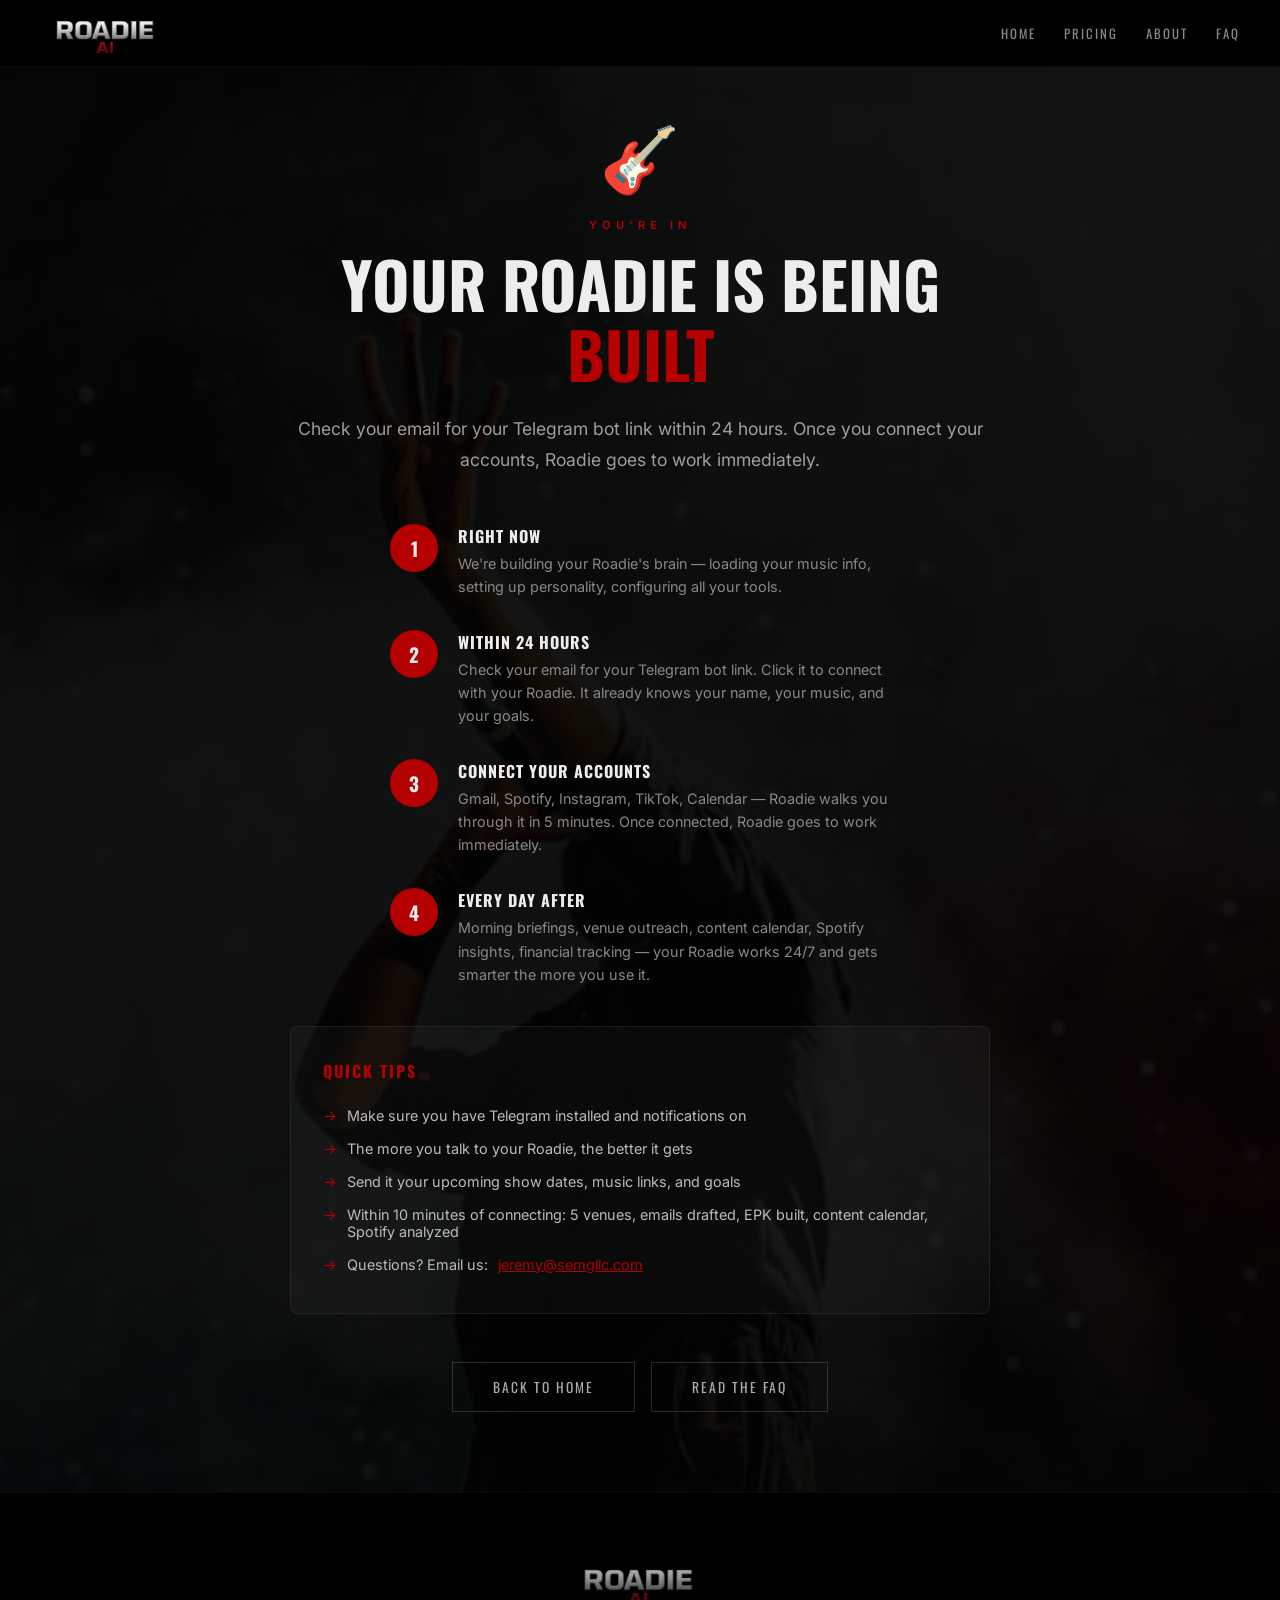
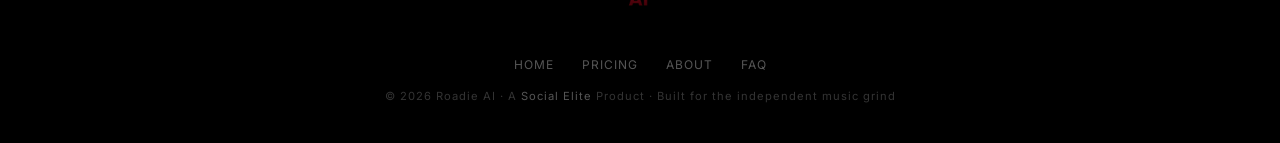
<file: success.html>
<!DOCTYPE html>
<html lang="en">
<head>
    <meta charset="UTF-8">
    <meta name="viewport" content="width=device-width, initial-scale=1.0">
    <title>Welcome to the Crew — Roadie AI</title>
    <meta name="description" content="You're in. Your AI artist manager is being built right now. Check your email for your Telegram bot link.">
    <link rel="stylesheet" href="styles.css">
</head>
<body>
    <nav>
        <div class="nav-brand">
            <a href="index.html" class="nav-logo"><img src="roadie-nav-logo.png" alt="Roadie AI" style="height: 90px; width: auto; margin: -22px 0;"></a>
        </div>
        <button class="nav-toggle" onclick="document.querySelector('.nav-links').classList.toggle('open')">
            <span></span><span></span><span></span>
        </button>
        <div class="nav-links">
            <a href="index.html">Home</a>
            <a href="pricing.html">Pricing</a>
            <a href="about.html">About</a>
            <a href="faq.html">FAQ</a>
        </div>
    </nav>

    <!-- SUCCESS HERO -->
    <section style="min-height: 100vh; display: flex; flex-direction: column; justify-content: center; align-items: center; text-align: center; padding: 120px 20px 80px; position: relative;">
        <div style="position: absolute; top: 0; left: 0; width: 100%; height: 100%; background: url('stage-lights.jpg') center/cover no-repeat; filter: brightness(0.08); z-index: 0;"></div>
        <div style="position: relative; z-index: 1; max-width: 700px;">
            <div style="font-size: 4rem; margin-bottom: 20px;">&#127928;</div>
            <p class="section-tag" style="margin-bottom: 16px;">You're In</p>
            <h1 style="font-family: 'Oswald', sans-serif; font-size: clamp(2.5rem, 6vw, 4rem); font-weight: 800; text-transform: uppercase; line-height: 1.1; margin-bottom: 24px;">
                Your Roadie Is Being <span style="color: var(--red);">Built</span>
            </h1>
            <p style="font-size: 1.1rem; color: rgba(255,255,255,0.6); line-height: 1.8; margin-bottom: 48px;">Check your email for your Telegram bot link within 24 hours. Once you connect your accounts, Roadie goes to work immediately.</p>

            <!-- TIMELINE -->
            <div style="text-align: left; max-width: 500px; margin: 0 auto;">
                <div style="display: flex; gap: 20px; margin-bottom: 32px; align-items: flex-start;">
                    <div style="width: 48px; height: 48px; background: var(--red); border-radius: 50%; display: flex; align-items: center; justify-content: center; font-family: 'Oswald', sans-serif; font-weight: 800; font-size: 1.2rem; flex-shrink: 0;">1</div>
                    <div>
                        <h3 style="font-family: 'Oswald', sans-serif; font-size: 1rem; text-transform: uppercase; letter-spacing: 1px; margin-bottom: 4px;">Right Now</h3>
                        <p style="font-size: 0.9rem; color: var(--gray); line-height: 1.6;">We're building your Roadie's brain — loading your music info, setting up personality, configuring all your tools.</p>
                    </div>
                </div>

                <div style="display: flex; gap: 20px; margin-bottom: 32px; align-items: flex-start;">
                    <div style="width: 48px; height: 48px; background: var(--red); border-radius: 50%; display: flex; align-items: center; justify-content: center; font-family: 'Oswald', sans-serif; font-weight: 800; font-size: 1.2rem; flex-shrink: 0;">2</div>
                    <div>
                        <h3 style="font-family: 'Oswald', sans-serif; font-size: 1rem; text-transform: uppercase; letter-spacing: 1px; margin-bottom: 4px;">Within 24 Hours</h3>
                        <p style="font-size: 0.9rem; color: var(--gray); line-height: 1.6;">Check your email for your Telegram bot link. Click it to connect with your Roadie. It already knows your name, your music, and your goals.</p>
                    </div>
                </div>

                <div style="display: flex; gap: 20px; margin-bottom: 32px; align-items: flex-start;">
                    <div style="width: 48px; height: 48px; background: var(--red); border-radius: 50%; display: flex; align-items: center; justify-content: center; font-family: 'Oswald', sans-serif; font-weight: 800; font-size: 1.2rem; flex-shrink: 0;">3</div>
                    <div>
                        <h3 style="font-family: 'Oswald', sans-serif; font-size: 1rem; text-transform: uppercase; letter-spacing: 1px; margin-bottom: 4px;">Connect Your Accounts</h3>
                        <p style="font-size: 0.9rem; color: var(--gray); line-height: 1.6;">Gmail, Spotify, Instagram, TikTok, Calendar — Roadie walks you through it in 5 minutes. Once connected, Roadie goes to work immediately.</p>
                    </div>
                </div>

                <div style="display: flex; gap: 20px; margin-bottom: 32px; align-items: flex-start;">
                    <div style="width: 48px; height: 48px; background: var(--red); border-radius: 50%; display: flex; align-items: center; justify-content: center; font-family: 'Oswald', sans-serif; font-weight: 800; font-size: 1.2rem; flex-shrink: 0;">4</div>
                    <div>
                        <h3 style="font-family: 'Oswald', sans-serif; font-size: 1rem; text-transform: uppercase; letter-spacing: 1px; margin-bottom: 4px;">Every Day After</h3>
                        <p style="font-size: 0.9rem; color: var(--gray); line-height: 1.6;">Morning briefings, venue outreach, content calendar, Spotify insights, financial tracking — your Roadie works 24/7 and gets smarter the more you use it.</p>
                    </div>
                </div>
            </div>

            <!-- WHAT TO EXPECT -->
            <div style="background: rgba(255,255,255,0.03); border: 1px solid rgba(255,255,255,0.06); border-radius: 8px; padding: 32px; margin-top: 40px; text-align: left;">
                <h3 style="font-family: 'Oswald', sans-serif; font-size: 1rem; text-transform: uppercase; letter-spacing: 2px; color: var(--red); margin-bottom: 16px;">Quick Tips</h3>
                <ul style="list-style: none;">
                    <li style="padding: 8px 0; font-size: 0.9rem; color: #bbb; display: flex; gap: 10px;"><span style="color: var(--red);">&rarr;</span> Make sure you have Telegram installed and notifications on</li>
                    <li style="padding: 8px 0; font-size: 0.9rem; color: #bbb; display: flex; gap: 10px;"><span style="color: var(--red);">&rarr;</span> The more you talk to your Roadie, the better it gets</li>
                    <li style="padding: 8px 0; font-size: 0.9rem; color: #bbb; display: flex; gap: 10px;"><span style="color: var(--red);">&rarr;</span> Send it your upcoming show dates, music links, and goals</li>
                    <li style="padding: 8px 0; font-size: 0.9rem; color: #bbb; display: flex; gap: 10px;"><span style="color: var(--red);">&rarr;</span> Within 10 minutes of connecting: 5 venues, emails drafted, EPK built, content calendar, Spotify analyzed</li>
                    <li style="padding: 8px 0; font-size: 0.9rem; color: #bbb; display: flex; gap: 10px;"><span style="color: var(--red);">&rarr;</span> Questions? Email us: <a href="mailto:jeremy@semgllc.com" style="color: var(--red);">jeremy@semgllc.com</a></li>
                </ul>
            </div>

            <div style="margin-top: 48px;">
                <a href="index.html" class="btn-outline" style="margin-right: 12px;">Back to Home</a>
                <a href="faq.html" class="btn-outline">Read the FAQ</a>
            </div>
        </div>
    </section>

    <footer>
        <div style="text-align: center; margin-bottom: 16px;"><img src="roadie-hero-logo.png" alt="Roadie AI" style="height: 100px; width: auto; opacity: 0.7;"></div>
        <div class="footer-links">
            <a href="index.html">Home</a>
            <a href="pricing.html">Pricing</a>
            <a href="about.html">About</a>
            <a href="faq.html">FAQ</a>
        </div>
        <p>&copy; 2026 Roadie AI &middot; A <a href="https://socialelitemarketinggroup.com">Social Elite</a> Product &middot; Built for the independent music grind</p>
    </footer>

    <script src="reveal.js"></script>
</body>
</html>
</file>
<file: styles.css>
/* ============================================
   ROADIE AI — Shared Styles
   Premium dark aesthetic inspired by LYRC.studio
   ============================================ */

@import url('https://fonts.googleapis.com/css2?family=Oswald:wght@400;600;700;800&family=Inter:wght@300;400;500;600&display=swap');

:root {
    --red: #b40000;
    --red-light: #ff1a1a;
    --red-glow: rgba(180, 0, 0, 0.15);
    --dark: #000000;
    --darker: #000000;
    --gray: #888;
    --light: #ededed;
    --accent: #ff3333;
}

* { margin: 0; padding: 0; box-sizing: border-box; }

body {
    background: var(--dark);
    color: var(--light);
    font-family: 'Inter', sans-serif;
    overflow-x: hidden;
    -webkit-font-smoothing: antialiased;
    -moz-osx-font-smoothing: grayscale;
}

/* ---- SCROLL REVEAL ANIMATIONS ---- */
.reveal {
    opacity: 0;
    transform: translateY(40px);
    transition: opacity 0.8s cubic-bezier(0.16, 1, 0.3, 1),
                transform 0.8s cubic-bezier(0.16, 1, 0.3, 1);
}
.reveal.visible {
    opacity: 1;
    transform: translateY(0);
}
.reveal-delay-1 { transition-delay: 0.1s; }
.reveal-delay-2 { transition-delay: 0.2s; }
.reveal-delay-3 { transition-delay: 0.3s; }
.reveal-delay-4 { transition-delay: 0.4s; }

/* Stagger children inside feature grids */
.features .feature {
    opacity: 0;
    transform: translateY(30px);
    transition: opacity 0.6s cubic-bezier(0.16, 1, 0.3, 1),
                transform 0.6s cubic-bezier(0.16, 1, 0.3, 1),
                border-color 0.3s, background 0.3s;
}
.features.visible .feature {
    opacity: 1;
    transform: translateY(0);
}
.features.visible .feature:nth-child(1) { transition-delay: 0.05s; }
.features.visible .feature:nth-child(2) { transition-delay: 0.1s; }
.features.visible .feature:nth-child(3) { transition-delay: 0.15s; }
.features.visible .feature:nth-child(4) { transition-delay: 0.2s; }
.features.visible .feature:nth-child(5) { transition-delay: 0.25s; }
.features.visible .feature:nth-child(6) { transition-delay: 0.3s; }
.features.visible .feature:nth-child(7) { transition-delay: 0.35s; }
.features.visible .feature:nth-child(8) { transition-delay: 0.4s; }
.features.visible .feature:nth-child(9) { transition-delay: 0.45s; }
.features.visible .feature:nth-child(10) { transition-delay: 0.5s; }
.features.visible .feature:nth-child(11) { transition-delay: 0.55s; }
.features.visible .feature:nth-child(12) { transition-delay: 0.6s; }

/* Pain list stagger */
.pain-list li {
    opacity: 0;
    transform: translateX(-20px);
    transition: opacity 0.5s ease, transform 0.5s ease;
}
.pain-list.visible li {
    opacity: 1;
    transform: translateX(0);
}
.pain-list.visible li:nth-child(1) { transition-delay: 0.05s; }
.pain-list.visible li:nth-child(2) { transition-delay: 0.1s; }
.pain-list.visible li:nth-child(3) { transition-delay: 0.15s; }
.pain-list.visible li:nth-child(4) { transition-delay: 0.2s; }
.pain-list.visible li:nth-child(5) { transition-delay: 0.25s; }
.pain-list.visible li:nth-child(6) { transition-delay: 0.3s; }

/* Stack items stagger */
.stack-items .stack-item {
    opacity: 0;
    transform: translateX(-15px);
    transition: opacity 0.4s ease, transform 0.4s ease;
}
.stack-items.visible .stack-item {
    opacity: 1;
    transform: translateX(0);
}
.stack-items.visible .stack-item:nth-child(1) { transition-delay: 0.05s; }
.stack-items.visible .stack-item:nth-child(2) { transition-delay: 0.1s; }
.stack-items.visible .stack-item:nth-child(3) { transition-delay: 0.15s; }
.stack-items.visible .stack-item:nth-child(4) { transition-delay: 0.2s; }
.stack-items.visible .stack-item:nth-child(5) { transition-delay: 0.25s; }
.stack-items.visible .stack-item:nth-child(6) { transition-delay: 0.3s; }
.stack-items.visible .stack-item:nth-child(7) { transition-delay: 0.35s; }
.stack-items.visible .stack-item:nth-child(8) { transition-delay: 0.4s; }
.stack-items.visible .stack-item:nth-child(9) { transition-delay: 0.45s; }

/* Steps stagger */
.steps .step {
    opacity: 0;
    transform: translateY(20px);
    transition: opacity 0.5s ease, transform 0.5s ease;
}
.steps.visible .step {
    opacity: 1;
    transform: translateY(0);
}
.steps.visible .step:nth-child(1) { transition-delay: 0.1s; }
.steps.visible .step:nth-child(2) { transition-delay: 0.2s; }
.steps.visible .step:nth-child(3) { transition-delay: 0.3s; }

/* FAQ stagger */
.faq-accordion .faq-acc-item {
    opacity: 0;
    transform: translateY(15px);
    transition: opacity 0.4s ease, transform 0.4s ease;
}
.faq-accordion.visible .faq-acc-item {
    opacity: 1;
    transform: translateY(0);
}
.faq-accordion.visible .faq-acc-item:nth-child(1) { transition-delay: 0.05s; }
.faq-accordion.visible .faq-acc-item:nth-child(2) { transition-delay: 0.1s; }
.faq-accordion.visible .faq-acc-item:nth-child(3) { transition-delay: 0.15s; }
.faq-accordion.visible .faq-acc-item:nth-child(4) { transition-delay: 0.2s; }
.faq-accordion.visible .faq-acc-item:nth-child(5) { transition-delay: 0.25s; }
.faq-accordion.visible .faq-acc-item:nth-child(6) { transition-delay: 0.3s; }
.faq-accordion.visible .faq-acc-item:nth-child(7) { transition-delay: 0.35s; }
.faq-accordion.visible .faq-acc-item:nth-child(8) { transition-delay: 0.4s; }

/* ---- NAVIGATION ---- */
nav {
    position: fixed; top: 0; width: 100%;
    padding: 10px 40px;
    display: flex; justify-content: space-between; align-items: center;
    z-index: 100;
    background: rgba(0,0,0,0.92);
    backdrop-filter: blur(16px);
    border-bottom: 1px solid rgba(255,255,255,0.04);
}
.nav-brand { display: flex; align-items: center; gap: 10px; overflow: visible; }
.nav-logo {
    font-family: 'Oswald', sans-serif;
    font-size: 1.6rem; font-weight: 800;
    letter-spacing: 2px; color: #fff;
    text-decoration: none;
    overflow: visible;
    line-height: 0;
}
.nav-logo img { height: 90px; width: auto; margin: -22px 0; display: block; }
.nav-logo span { color: var(--red); }
.nav-by { font-size: 0.65rem; color: #555; letter-spacing: 2px; text-transform: uppercase; }
.nav-links { display: flex; align-items: center; gap: 28px; }
.nav-links a {
    font-family: 'Oswald', sans-serif;
    font-size: 0.8rem; letter-spacing: 2px;
    text-transform: uppercase; text-decoration: none;
    color: var(--gray); transition: color 0.3s;
}
.nav-links a:hover { color: #fff; }
.nav-cta {
    padding: 10px 28px;
    background: var(--red); color: #fff !important;
    text-decoration: none;
    font-family: 'Oswald', sans-serif;
    font-size: 0.85rem; letter-spacing: 2px;
    text-transform: uppercase; transition: 0.3s;
}
.nav-cta:hover { background: var(--red-light); }

/* ---- BUTTONS ---- */
.btn-primary {
    display: inline-block;
    padding: 18px 60px;
    background: var(--red); color: #fff;
    text-decoration: none;
    font-family: 'Oswald', sans-serif;
    font-size: 1.15rem; letter-spacing: 3px;
    text-transform: uppercase;
    transition: all 0.3s ease; border: none; cursor: pointer;
    border-radius: 4px;
    box-shadow: 0 0 20px rgba(180,0,0,0.2);
}
.btn-primary:hover {
    background: var(--red-light);
    transform: translateY(-2px);
    box-shadow: 0 4px 30px rgba(180,0,0,0.4);
}
.btn-outline {
    display: inline-block;
    padding: 14px 40px;
    border: 1px solid rgba(255,255,255,0.15);
    color: #aaa; text-decoration: none;
    font-family: 'Oswald', sans-serif;
    font-size: 0.85rem; letter-spacing: 2px;
    text-transform: uppercase; transition: 0.3s;
}
.btn-outline:hover { border-color: var(--red); color: var(--red); }

/* ---- HERO ---- */
.hero {
    min-height: 100vh;
    display: flex; flex-direction: column;
    justify-content: center; align-items: center;
    text-align: center;
    padding: 120px 20px 80px;
    position: relative;
}
.hero::before {
    content: ''; position: absolute; top: 0; left: 0;
    width: 100%; height: 100%;
    background: url('hero-concert.jpg') center center / cover no-repeat;
    filter: brightness(0.15); z-index: 0;
}
.hero::after {
    content: ''; position: absolute; bottom: 0; left: 0;
    width: 100%; height: 50%;
    background: linear-gradient(to top, #000, transparent);
    z-index: 1;
}
.hero-content { position: relative; z-index: 2; max-width: 850px; }
.hero-tag {
    font-size: 0.85rem; letter-spacing: 5px;
    text-transform: uppercase; color: var(--red);
    margin-bottom: 20px; font-weight: 500;
}
.hero h1 {
    font-family: 'Oswald', sans-serif;
    font-size: clamp(3rem, 8vw, 6rem);
    font-weight: 800; text-transform: uppercase;
    line-height: 1.0; margin-bottom: 24px;
    letter-spacing: -1px;
}
.hero h1 span { color: var(--red); }
.hero-sub {
    font-size: 1.1rem; color: rgba(255,255,255,0.6);
    max-width: 620px; margin: 0 auto 40px;
    line-height: 1.7; font-weight: 300;
}
.hero-price {
    font-family: 'Oswald', sans-serif;
    font-size: 3.5rem; font-weight: 800; margin-bottom: 4px;
    text-shadow: 0 0 40px rgba(180,0,0,0.25);
}
.hero-price-note {
    font-size: 0.85rem; color: var(--gray);
    margin-bottom: 32px; letter-spacing: 1px;
}
.hero-proof {
    margin-top: 32px; font-size: 0.75rem;
    color: #444; letter-spacing: 1px; text-transform: uppercase;
}

/* ---- PROOF BAR ---- */
.proof-bar {
    background: rgba(180,0,0,0.03); padding: 20px;
    text-align: center;
    border-top: 1px solid rgba(180,0,0,0.08);
    border-bottom: 1px solid rgba(180,0,0,0.08);
}
.proof-bar p { font-size: 0.8rem; color: #555; letter-spacing: 2px; text-transform: uppercase; }
.proof-bar span { color: var(--red); font-weight: 600; }

/* ---- SECTIONS ---- */
.section { padding: 100px 20px; }
.section-inner { max-width: 900px; margin: 0 auto; }
.section-tag {
    font-size: 0.7rem; letter-spacing: 5px;
    text-transform: uppercase; color: var(--red);
    margin-bottom: 16px; font-weight: 600;
}
.section h2 {
    font-family: 'Oswald', sans-serif;
    font-size: clamp(2rem, 5vw, 3.5rem);
    font-weight: 800; text-transform: uppercase;
    margin-bottom: 20px; line-height: 1.1;
    letter-spacing: -0.5px;
}
.section-subtitle {
    font-size: 1rem; color: var(--gray);
    line-height: 1.7; margin-bottom: 40px; max-width: 650px;
}

/* ---- PAIN LIST ---- */
.pain-list { list-style: none; }
.pain-list li {
    padding: 14px 0;
    border-bottom: 1px solid rgba(255,255,255,0.04);
    font-size: 1rem; color: #bbb;
    display: flex; gap: 12px; align-items: flex-start;
}
.pain-list li::before {
    content: '\2715'; color: var(--red);
    font-weight: 700; font-size: 1.1rem;
    flex-shrink: 0; margin-top: 1px;
}

/* ---- TWO COLUMNS ---- */
.two-col {
    display: grid; grid-template-columns: 1fr 1fr;
    gap: 60px; align-items: center; margin-top: 40px;
}
.two-col img { width: 100%; border-radius: 4px; }

/* ---- FEATURES GRID ---- */
.features {
    display: grid;
    grid-template-columns: repeat(auto-fit, minmax(260px, 1fr));
    gap: 20px; margin-top: 40px;
}
.feature {
    background: rgba(255,255,255,0.02);
    border: 1px solid rgba(255,255,255,0.06);
    border-radius: 8px; padding: 28px;
}
.feature:hover {
    border-color: rgba(180,0,0,0.4);
    background: rgba(180,0,0,0.04);
    box-shadow: 0 0 30px rgba(180,0,0,0.06);
}
.feature-icon { font-size: 1.8rem; margin-bottom: 10px; }
.feature h3 {
    font-family: 'Oswald', sans-serif;
    font-size: 1rem; font-weight: 600;
    text-transform: uppercase; letter-spacing: 1px;
    margin-bottom: 6px;
}
.feature p { font-size: 0.85rem; color: var(--gray); line-height: 1.6; }

/* ---- TABS ---- */
.tabs {
    display: flex; gap: 0; margin-bottom: 40px;
    border-bottom: 2px solid rgba(255,255,255,0.06);
}
.tab {
    padding: 14px 28px;
    font-family: 'Oswald', sans-serif;
    font-size: 0.9rem; letter-spacing: 2px;
    text-transform: uppercase; color: var(--gray);
    cursor: pointer; transition: 0.3s;
    border-bottom: 2px solid transparent;
    margin-bottom: -2px;
}
.tab.active { color: var(--red); border-bottom-color: var(--red); }
.tab:hover { color: #ddd; }
.tab-content { display: none; }
.tab-content.active { display: block; }

/* ---- STEPS ---- */
.steps { counter-reset: step; margin-top: 40px; }
.step {
    display: flex; gap: 24px; padding: 28px 0;
    border-bottom: 1px solid rgba(255,255,255,0.04);
    align-items: flex-start;
}
.step-num {
    counter-increment: step;
    font-family: 'Oswald', sans-serif;
    font-size: 2.5rem; font-weight: 800;
    color: var(--red); line-height: 1;
    flex-shrink: 0; width: 50px;
}
.step-num::before { content: counter(step); }
.step h3 {
    font-family: 'Oswald', sans-serif;
    font-size: 1.15rem; font-weight: 600;
    text-transform: uppercase; letter-spacing: 1px;
    margin-bottom: 4px;
}
.step p { font-size: 0.9rem; color: var(--gray); line-height: 1.6; }

/* ---- VALUE STACK ---- */
.stack-bg {
    background: linear-gradient(180deg, transparent 0%, rgba(180,0,0,0.03) 50%, transparent 100%);
}
.stack-items { max-width: 700px; margin: 40px auto 0; }
.stack-item {
    display: flex; justify-content: space-between; align-items: center;
    padding: 12px 0; border-bottom: 1px solid rgba(255,255,255,0.04);
}
.stack-item span:first-child { font-size: 0.95rem; color: #ccc; }
.stack-item span:last-child {
    font-family: 'Oswald', sans-serif;
    font-size: 0.95rem; color: #555; text-decoration: line-through;
}
.stack-total {
    display: flex; justify-content: space-between; align-items: center;
    padding: 24px 0; margin-top: 16px;
    border-top: 2px solid var(--red);
    max-width: 700px; margin-left: auto; margin-right: auto;
}
.stack-total span:first-child {
    font-family: 'Oswald', sans-serif;
    font-size: 1.3rem; font-weight: 700;
    text-transform: uppercase; letter-spacing: 2px;
}
.stack-total span:last-child {
    font-family: 'Oswald', sans-serif;
    font-size: 2.5rem; font-weight: 800; color: var(--red);
    text-shadow: 0 0 30px rgba(180,0,0,0.3);
}

/* ---- CTA SECTION ---- */
.cta-section {
    padding: 100px 20px; text-align: center; position: relative;
}
.cta-section::before {
    content: ''; position: absolute; top: 0; left: 0;
    width: 100%; height: 100%;
    background: url('stage-lights.jpg') center center / cover no-repeat;
    filter: brightness(0.1); z-index: 0;
}
.cta-content { position: relative; z-index: 1; }
.cta-content h2 {
    font-family: 'Oswald', sans-serif;
    font-size: clamp(2.2rem, 6vw, 4rem);
    font-weight: 800; text-transform: uppercase; margin-bottom: 16px;
    letter-spacing: -0.5px;
}
.cta-content h2 span { color: var(--red); }
.cta-content p {
    font-size: 1rem; color: var(--gray);
    margin-bottom: 32px; max-width: 550px;
    margin-left: auto; margin-right: auto;
}
.guarantee { margin-top: 20px; font-size: 0.8rem; color: #555; letter-spacing: 1px; }

/* ---- FAQ GRID ---- */
.faq-grid {
    margin-top: 40px;
    display: grid;
    grid-template-columns: repeat(auto-fit, minmax(300px, 1fr));
    gap: 24px;
}
.faq-item {
    padding: 24px;
    background: rgba(255,255,255,0.015);
    border: 1px solid rgba(255,255,255,0.04);
    border-radius: 4px;
}
.faq-q { font-weight: 600; font-size: 0.95rem; margin-bottom: 8px; color: #ddd; }
.faq-a { font-size: 0.85rem; color: var(--gray); line-height: 1.6; }

/* ---- PRICING CARDS ---- */
.pricing-grid {
    display: grid;
    grid-template-columns: repeat(auto-fit, minmax(280px, 1fr));
    gap: 24px; text-align: left;
}
.price-card {
    background: rgba(255,255,255,0.02);
    border: 1px solid rgba(255,255,255,0.06);
    border-radius: 8px; padding: 36px 28px;
    position: relative;
}
.price-card.featured {
    background: rgba(180,0,0,0.06);
    border: 2px solid var(--red);
    transform: scale(1.02);
}
.price-card .badge {
    position: absolute; top: -12px; left: 50%;
    transform: translateX(-50%);
    background: var(--red); color: #fff;
    font-family: 'Oswald', sans-serif;
    font-size: 0.7rem; letter-spacing: 2px;
    padding: 4px 16px; text-transform: uppercase;
}
.price-card .tier-name {
    font-family: 'Oswald', sans-serif;
    font-size: 0.75rem; letter-spacing: 3px;
    text-transform: uppercase; color: var(--gray);
    margin-bottom: 8px;
}
.price-card.featured .tier-name { color: var(--red); }
.price-card .tier-price {
    font-family: 'Oswald', sans-serif;
    font-size: 2.8rem; font-weight: 800; margin-bottom: 4px;
}
.price-card .tier-note {
    font-size: 0.8rem; color: var(--gray); margin-bottom: 24px;
}
.price-card ul { list-style: none; margin-bottom: 28px; }
.price-card li {
    padding: 6px 0; font-size: 0.85rem; color: #bbb;
}
.price-card li.highlight { color: #ddd; font-weight: 500; }
.price-card .tier-cost {
    font-size: 0.75rem; color: #666; margin-bottom: 12px;
}
.price-card .btn-primary {
    display: block; text-align: center;
    padding: 14px; font-size: 0.95rem;
}

/* ---- ADD-ONS ---- */
.addon-grid {
    display: grid;
    grid-template-columns: repeat(auto-fit, minmax(240px, 1fr));
    gap: 16px; margin-top: 30px;
}
.addon-card {
    background: rgba(255,255,255,0.02);
    border: 1px solid rgba(255,255,255,0.06);
    border-radius: 8px; padding: 24px;
}
.addon-card h4 {
    font-family: 'Oswald', sans-serif;
    font-size: 0.9rem; font-weight: 600;
    text-transform: uppercase; letter-spacing: 1px;
    margin-bottom: 6px;
}
.addon-card .addon-price {
    font-family: 'Oswald', sans-serif;
    font-size: 1.3rem; font-weight: 800;
    color: var(--red); margin-bottom: 8px;
}
.addon-card p { font-size: 0.8rem; color: var(--gray); line-height: 1.5; }

/* ---- PURCHASE FLOW ---- */
.flow-steps {
    display: flex; justify-content: center;
    gap: 0; margin: 50px 0 60px; flex-wrap: wrap;
}
.flow-step {
    text-align: center; padding: 20px 24px;
    position: relative; flex: 1; min-width: 160px;
}
.flow-step-num {
    width: 48px; height: 48px;
    border-radius: 50%;
    background: rgba(180,0,0,0.15);
    border: 2px solid var(--red);
    display: flex; align-items: center; justify-content: center;
    font-family: 'Oswald', sans-serif;
    font-size: 1.2rem; font-weight: 800; color: var(--red);
    margin: 0 auto 12px;
}
.flow-step h4 {
    font-family: 'Oswald', sans-serif;
    font-size: 0.85rem; letter-spacing: 2px;
    text-transform: uppercase; margin-bottom: 4px;
}
.flow-step p { font-size: 0.75rem; color: var(--gray); }
.flow-step::after {
    content: ''; position: absolute;
    top: 42px; right: -20px;
    width: 40px; height: 2px;
    background: rgba(255,255,255,0.06);
}
.flow-step:last-child::after { display: none; }

/* ---- FORMS ---- */
.form-group { margin-bottom: 20px; }
.form-group label {
    display: block; margin-bottom: 6px;
    font-family: 'Oswald', sans-serif;
    font-size: 0.8rem; letter-spacing: 2px;
    text-transform: uppercase; color: var(--gray);
}
.form-group input,
.form-group select,
.form-group textarea {
    width: 100%; padding: 14px 16px;
    background: rgba(255,255,255,0.04);
    border: 1px solid rgba(255,255,255,0.08);
    border-radius: 4px; color: #fff;
    font-family: 'Inter', sans-serif;
    font-size: 0.9rem; transition: 0.3s;
}
.form-group input:focus,
.form-group select:focus,
.form-group textarea:focus {
    outline: none;
    border-color: var(--red);
    background: rgba(180,0,0,0.04);
}
.form-group select option { background: #111; }

/* ---- ABOUT / TEAM ---- */
.team-card {
    display: flex; gap: 30px;
    align-items: center;
    padding: 30px;
    background: rgba(255,255,255,0.02);
    border: 1px solid rgba(255,255,255,0.06);
    border-radius: 8px;
}
.team-card img {
    width: 120px; height: 120px;
    border-radius: 50%; object-fit: cover;
    border: 2px solid var(--red);
}
.team-card h3 {
    font-family: 'Oswald', sans-serif;
    font-size: 1.2rem; font-weight: 700;
    text-transform: uppercase; letter-spacing: 1px;
    margin-bottom: 4px;
}
.team-card .team-role {
    font-size: 0.8rem; color: var(--red);
    letter-spacing: 2px; text-transform: uppercase;
    margin-bottom: 10px;
}
.team-card p { font-size: 0.85rem; color: var(--gray); line-height: 1.6; }

/* ---- SUCCESS PAGE ---- */
.success-icon {
    font-size: 4rem; margin-bottom: 20px;
}
.success-steps {
    max-width: 600px; margin: 40px auto 0;
    text-align: left;
}
.success-step {
    display: flex; gap: 16px;
    padding: 20px 0;
    border-bottom: 1px solid rgba(255,255,255,0.04);
}
.success-step-icon {
    width: 40px; height: 40px;
    border-radius: 50%;
    background: rgba(180,0,0,0.1);
    display: flex; align-items: center; justify-content: center;
    font-size: 1.2rem; flex-shrink: 0;
}
.success-step h4 {
    font-family: 'Oswald', sans-serif;
    font-size: 0.95rem; font-weight: 600;
    text-transform: uppercase; letter-spacing: 1px;
    margin-bottom: 4px;
}
.success-step p { font-size: 0.85rem; color: var(--gray); line-height: 1.5; }

/* ---- FOOTER ---- */
footer {
    text-align: center; padding: 40px 20px;
    border-top: 1px solid rgba(255,255,255,0.04);
}
footer .footer-links {
    margin-bottom: 16px;
}
footer .footer-links a {
    color: #555; text-decoration: none;
    font-size: 0.75rem; letter-spacing: 1px;
    text-transform: uppercase; margin: 0 12px;
    transition: color 0.3s;
}
footer .footer-links a:hover { color: var(--red); }
footer p { color: #333; font-size: 0.7rem; letter-spacing: 1px; }
footer a { color: #555; text-decoration: none; }

/* ---- PAGE HERO (smaller, for inner pages) ---- */
.page-hero {
    padding: 140px 20px 60px;
    text-align: center;
    position: relative;
}
.page-hero::before {
    content: ''; position: absolute; top: 0; left: 0;
    width: 100%; height: 100%;
    background: url('stage-lights.jpg') center center / cover no-repeat;
    filter: brightness(0.08); z-index: 0;
}
.page-hero-content { position: relative; z-index: 1; }
.page-hero h1 {
    font-family: 'Oswald', sans-serif;
    font-size: clamp(2rem, 5vw, 3.5rem);
    font-weight: 800; text-transform: uppercase;
    line-height: 1.1; margin-bottom: 16px;
}
.page-hero h1 span { color: var(--red); }
.page-hero p {
    font-size: 1rem; color: var(--gray);
    max-width: 550px; margin: 0 auto;
    line-height: 1.7;
}

/* ---- MOBILE HAMBURGER ---- */
.nav-toggle { display: none; background: none; border: none; cursor: pointer; padding: 4px; }
.nav-toggle span {
    display: block; width: 24px; height: 2px;
    background: #fff; margin: 5px 0; transition: 0.3s;
}

/* ---- FAQ ACCORDION ---- */
.faq-accordion { margin-top: 20px; }
.faq-acc-item { border-bottom: 1px solid rgba(255,255,255,0.06); }
.faq-acc-q {
    display: flex; justify-content: space-between; align-items: center;
    padding: 24px 0; cursor: pointer; transition: 0.3s;
}
.faq-acc-q:hover { color: var(--red); }
.faq-acc-q span:first-child {
    font-family: 'Oswald', sans-serif;
    font-size: 1.05rem; font-weight: 600;
    text-transform: uppercase; letter-spacing: 1px;
}
.faq-arrow {
    font-family: 'Oswald', sans-serif;
    font-size: 1.5rem; color: var(--red);
    transition: transform 0.3s; flex-shrink: 0;
}
.faq-acc-item.open .faq-arrow { transform: rotate(45deg); }
.faq-acc-a {
    max-height: 0; overflow: hidden;
    transition: max-height 0.4s ease, padding 0.4s ease;
    padding: 0 0;
}
.faq-acc-item.open .faq-acc-a {
    max-height: 500px; padding: 0 0 24px;
}
.faq-acc-a p {
    font-size: 0.9rem; color: var(--gray);
    line-height: 1.7; margin-bottom: 10px;
}
.faq-acc-a p:last-child { margin-bottom: 0; }

/* ---- RESPONSIVE ---- */
@media (max-width: 768px) {
    .two-col { grid-template-columns: 1fr; gap: 30px; }
    .pricing-grid { grid-template-columns: 1fr; }
    .price-card.featured { transform: none; }
    .flow-steps { flex-direction: column; align-items: center; }
    .flow-step::after { display: none; }
    .team-card { flex-direction: column; text-align: center; }
    .about-grid { grid-template-columns: 1fr !important; }
}

@media (max-width: 600px) {
    nav { padding: 10px 16px; }
    .nav-by { display: none; }
    .nav-links { display: none; position: absolute; top: 100%; left: 0; width: 100%; flex-direction: column; background: rgba(0,0,0,0.98); padding: 20px; gap: 16px; border-bottom: 1px solid rgba(255,255,255,0.04); }
    .nav-links.open { display: flex; }
    .nav-toggle { display: block; }
    .hero { padding: 100px 16px 60px; }
    .step { flex-direction: column; gap: 10px; }
    .step-num { width: auto; }
    .features { grid-template-columns: 1fr; }
    .tabs { flex-wrap: wrap; }
    .tab { padding: 10px 16px; font-size: 0.8rem; }
    .faq-grid { grid-template-columns: 1fr; }
    .addon-grid { grid-template-columns: 1fr; }
}

/* Artist Pill Badges */
.artist-pill {
    display: inline-block;
    padding: 8px 16px;
    background: rgba(255,255,255,0.06);
    border: 1px solid rgba(255,255,255,0.1);
    border-radius: 50px;
    font-size: 0.8rem;
    color: rgba(255,255,255,0.8);
    letter-spacing: 0.5px;
    white-space: nowrap;
    transition: all 0.3s;
}
.artist-pill:hover {
    background: rgba(180,0,0,0.15);
    border-color: var(--red);
    color: #fff;
}
</file>
